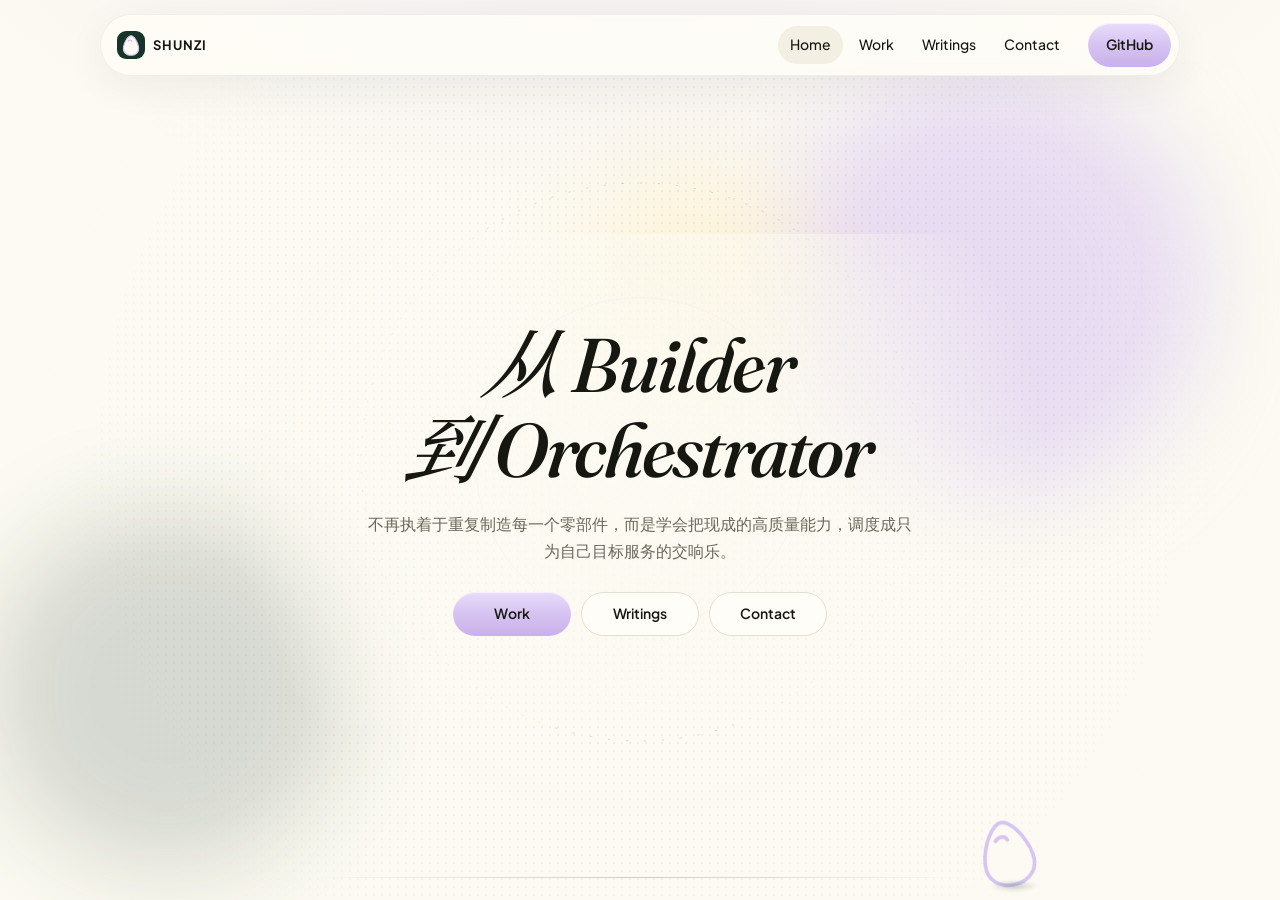
<file: index.html>
<!doctype html>
<html lang="zh-CN">
<head>
  <meta charset="utf-8">
  <meta name="viewport" content="width=device-width, initial-scale=1">
  <title>Shunzi</title>
  <meta name="description" content="从 Builder 到 Orchestrator。">
  <link rel="preconnect" href="https://fonts.googleapis.com">
  <link rel="preconnect" href="https://fonts.gstatic.com" crossorigin>
  <link href="https://fonts.googleapis.com/css2?family=Fraunces:ital,opsz,wght@0,9..144,500;0,9..144,600;1,9..144,500;1,9..144,600&family=Noto+Serif+SC:wght@500&family=Plus+Jakarta+Sans:wght@400;500;600;700&display=swap" rel="stylesheet">
  <link rel="icon" href="assets/favicon.svg" type="image/svg+xml">
  <link rel="stylesheet" href="assets/site.css">
</head>
<body class="is-home">
<a class="skip" href="#main">Skip to content</a>
<div class="shell">
<header class="topbar">
  <div class="topbar-inner">
    <a class="brand" href="index.html"><svg class="mark" width="28" height="28" viewBox="0 0 28 28" aria-hidden="true">
  <rect width="28" height="28" rx="9" fill="#163428"/>
  <path d="M14 4.8C16.8 4.8 20.6 10.4 21.5 16.2C22.2 21.6 18.3 24.3 14 24.3C9.7 24.3 5.8 21.6 6.5 16.2C7.4 10.4 11.2 4.8 14 4.8Z" fill="#fcfaf2" stroke="#d7c4f2" stroke-width="1.1"/>
  <path d="M11.2 10c1.15-1.2 3.2-1.1 3.6.4" fill="none" stroke="#d7c4f2" stroke-width="1.2" stroke-linecap="round"/>
</svg>SHUNZI</a>
    <button class="menu-toggle" type="button" aria-expanded="false">Menu</button>
    <nav class="nav-links" aria-label="Primary">
      <a href="index.html" class="is-active">Home</a>
      <a href="work.html">Work</a>
      <a href="writings.html">Writings</a>
      <a href="contact.html">Contact</a>
    </nav>
    <a class="pill pill-cta" href="https://github.com/AMappama" target="_blank" rel="noreferrer">GitHub</a>
  </div>
</header>
<main class="stage" id="main">
<section class="landing">
  <div class="scene" data-scene aria-hidden="true">
    <span class="blob blob-a"></span>
    <span class="blob blob-b"></span>
    <span class="blob blob-c"></span>
    <span class="dust"></span>
    <svg class="halo halo-spin" viewBox="0 0 640 640">
      <circle cx="320" cy="320" r="248" fill="none" stroke="#163428" stroke-width="0.7" stroke-dasharray="2 14" opacity="0.28"/>
    </svg>
    <svg class="halo halo-orbit" viewBox="0 0 640 640">
      <circle cx="320" cy="320" r="188" fill="none" stroke="#d7c4f2" stroke-width="1.1" opacity="0.55"/>
    </svg>
  </div>
  <div class="landing-copy">
    <h1><em><span class="zh">从</span> Builder<br><span class="zh">到</span> Orchestrator</em></h1>
    <p>不再执着于重复制造每一个零部件，而是学会把现成的高质量能力，调度成只为自己目标服务的交响乐。</p>
    <nav class="landing-gates" aria-label="前往其他页面">
      <a class="pill pill-cta" href="work.html">Work</a>
      <a class="pill pill-ghost" href="writings.html">Writings</a>
      <a class="pill pill-ghost" href="contact.html">Contact</a>
    </nav>
  </div>
  <div class="egg-stage is-bounce" data-bounce-stage>
    <span class="bounce-floor" aria-hidden="true"></span>
    <svg class="bounce-route" aria-hidden="true">
      <path class="route-line" data-route-line></path>
      <g data-route-apexes></g>
    </svg>
    <button class="bounce-sphere" type="button" data-bounce-ball aria-label="鸡蛋" draggable="false">
      <svg class="bounce-egg" viewBox="6 4.5 16 20.2" aria-hidden="true">
        <path d="M14 4.8C16.8 4.8 20.6 10.4 21.5 16.2C22.2 21.6 18.3 24.3 14 24.3C9.7 24.3 5.8 21.6 6.5 16.2C7.4 10.4 11.2 4.8 14 4.8Z" fill="#fcfaf2" stroke="#d7c4f2" stroke-width="1.1"/>
        <path d="M11.2 10c1.15-1.2 3.2-1.1 3.6.4" fill="none" stroke="#d7c4f2" stroke-width="1.2" stroke-linecap="round"/>
      </svg>
      <span class="egg-shadow"></span>
    </button>
  </div>
</section>

</main>
</div>
<script src="assets/site.js"></script>
</body>
</html>
</file>
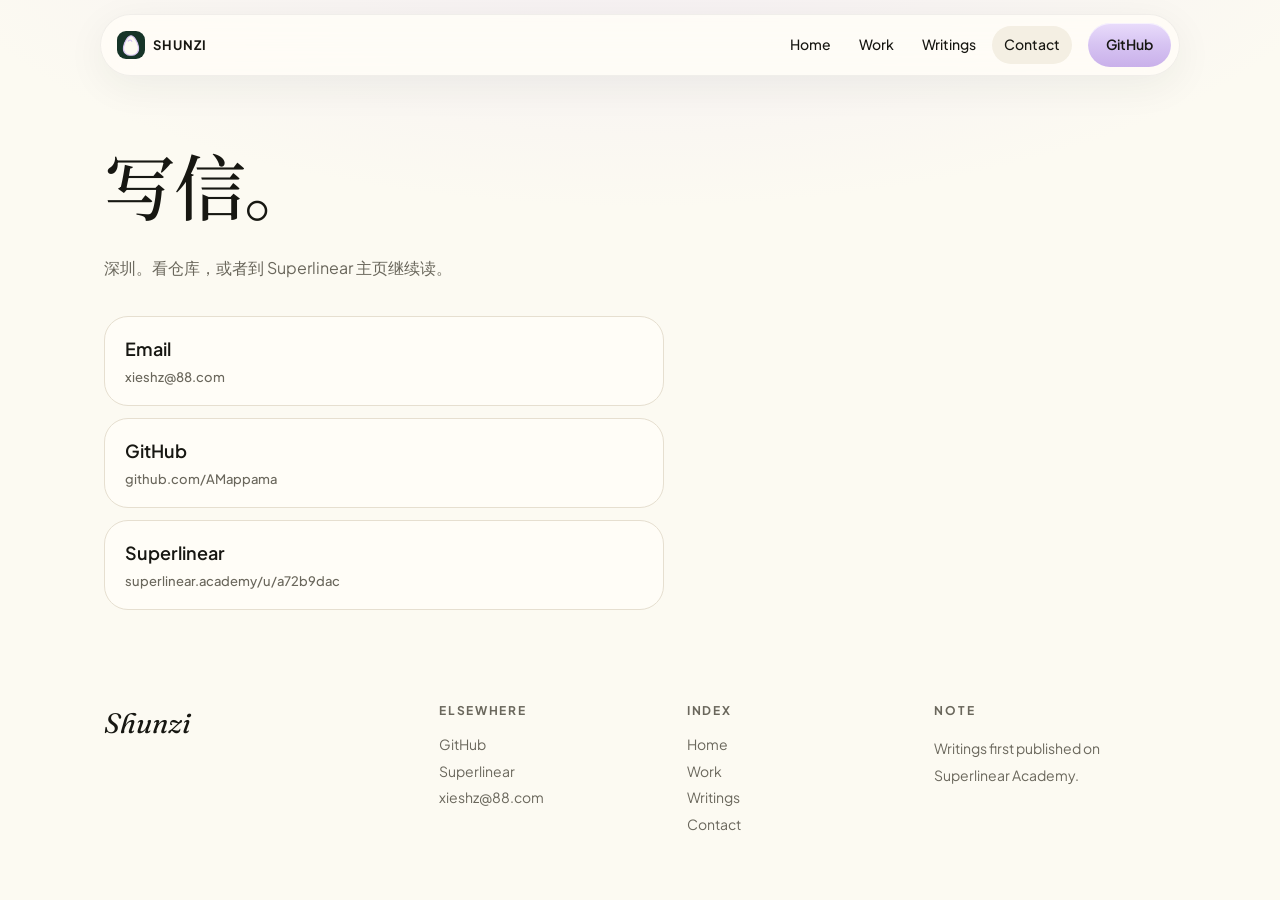
<file: contact.html>
<!doctype html>
<html lang="zh-CN">
<head>
  <meta charset="utf-8">
  <meta name="viewport" content="width=device-width, initial-scale=1">
  <title>Contact · Shunzi</title>
  <meta name="description" content="联系谢顺子。">
  <link rel="preconnect" href="https://fonts.googleapis.com">
  <link rel="preconnect" href="https://fonts.gstatic.com" crossorigin>
  <link href="https://fonts.googleapis.com/css2?family=Fraunces:ital,opsz,wght@0,9..144,500;0,9..144,600;1,9..144,500;1,9..144,600&family=Noto+Serif+SC:wght@500&family=Plus+Jakarta+Sans:wght@400;500;600;700&display=swap" rel="stylesheet">
  <link rel="icon" href="assets/favicon.svg" type="image/svg+xml">
  <link rel="stylesheet" href="assets/site.css">
</head>
<body>
<a class="skip" href="#main">Skip to content</a>
<div class="shell">
<header class="topbar">
  <div class="topbar-inner">
    <a class="brand" href="index.html"><svg class="mark" width="28" height="28" viewBox="0 0 28 28" aria-hidden="true">
  <rect width="28" height="28" rx="9" fill="#163428"/>
  <path d="M14 4.8C16.8 4.8 20.6 10.4 21.5 16.2C22.2 21.6 18.3 24.3 14 24.3C9.7 24.3 5.8 21.6 6.5 16.2C7.4 10.4 11.2 4.8 14 4.8Z" fill="#fcfaf2" stroke="#d7c4f2" stroke-width="1.1"/>
  <path d="M11.2 10c1.15-1.2 3.2-1.1 3.6.4" fill="none" stroke="#d7c4f2" stroke-width="1.2" stroke-linecap="round"/>
</svg>SHUNZI</a>
    <button class="menu-toggle" type="button" aria-expanded="false">Menu</button>
    <nav class="nav-links" aria-label="Primary">
      <a href="index.html">Home</a>
      <a href="work.html">Work</a>
      <a href="writings.html">Writings</a>
      <a href="contact.html" class="is-active">Contact</a>
    </nav>
    <a class="pill pill-cta" href="https://github.com/AMappama" target="_blank" rel="noreferrer">GitHub</a>
  </div>
</header>
<main class="stage" id="main">
<div class="page">
  <div class="page-title">
    <h1>写信。</h1>
    <p>深圳。看仓库，或者到 Superlinear 主页继续读。</p>
  </div>
  <div class="contact-block">
    <a href="mailto:xieshz@88.com">Email<span>xieshz@88.com</span></a>
    <a href="https://github.com/AMappama">GitHub<span>github.com/AMappama</span></a>
    <a href="https://www.superlinear.academy/u/a72b9dac">Superlinear<span>superlinear.academy/u/a72b9dac</span></a>
  </div>
</div>
<footer class="site-footer">
  <div>
    <div class="wordmark">Shunzi</div>
  </div>
  <div>
    <h3>Elsewhere</h3>
    <a href="https://github.com/AMappama" target="_blank" rel="noreferrer">GitHub</a>
    <a href="https://www.superlinear.academy/u/a72b9dac" target="_blank" rel="noreferrer">Superlinear</a>
    <a href="mailto:xieshz@88.com">xieshz@88.com</a>
  </div>
  <div>
    <h3>Index</h3>
    <a href="index.html">Home</a>
    <a href="work.html">Work</a>
    <a href="writings.html">Writings</a>
    <a href="contact.html">Contact</a>
  </div>
  <div>
    <h3>Note</h3>
    <p>Writings first published on Superlinear Academy.</p>
  </div>
</footer>
</main>
</div>
<script src="assets/site.js"></script>
</body>
</html>
</file>
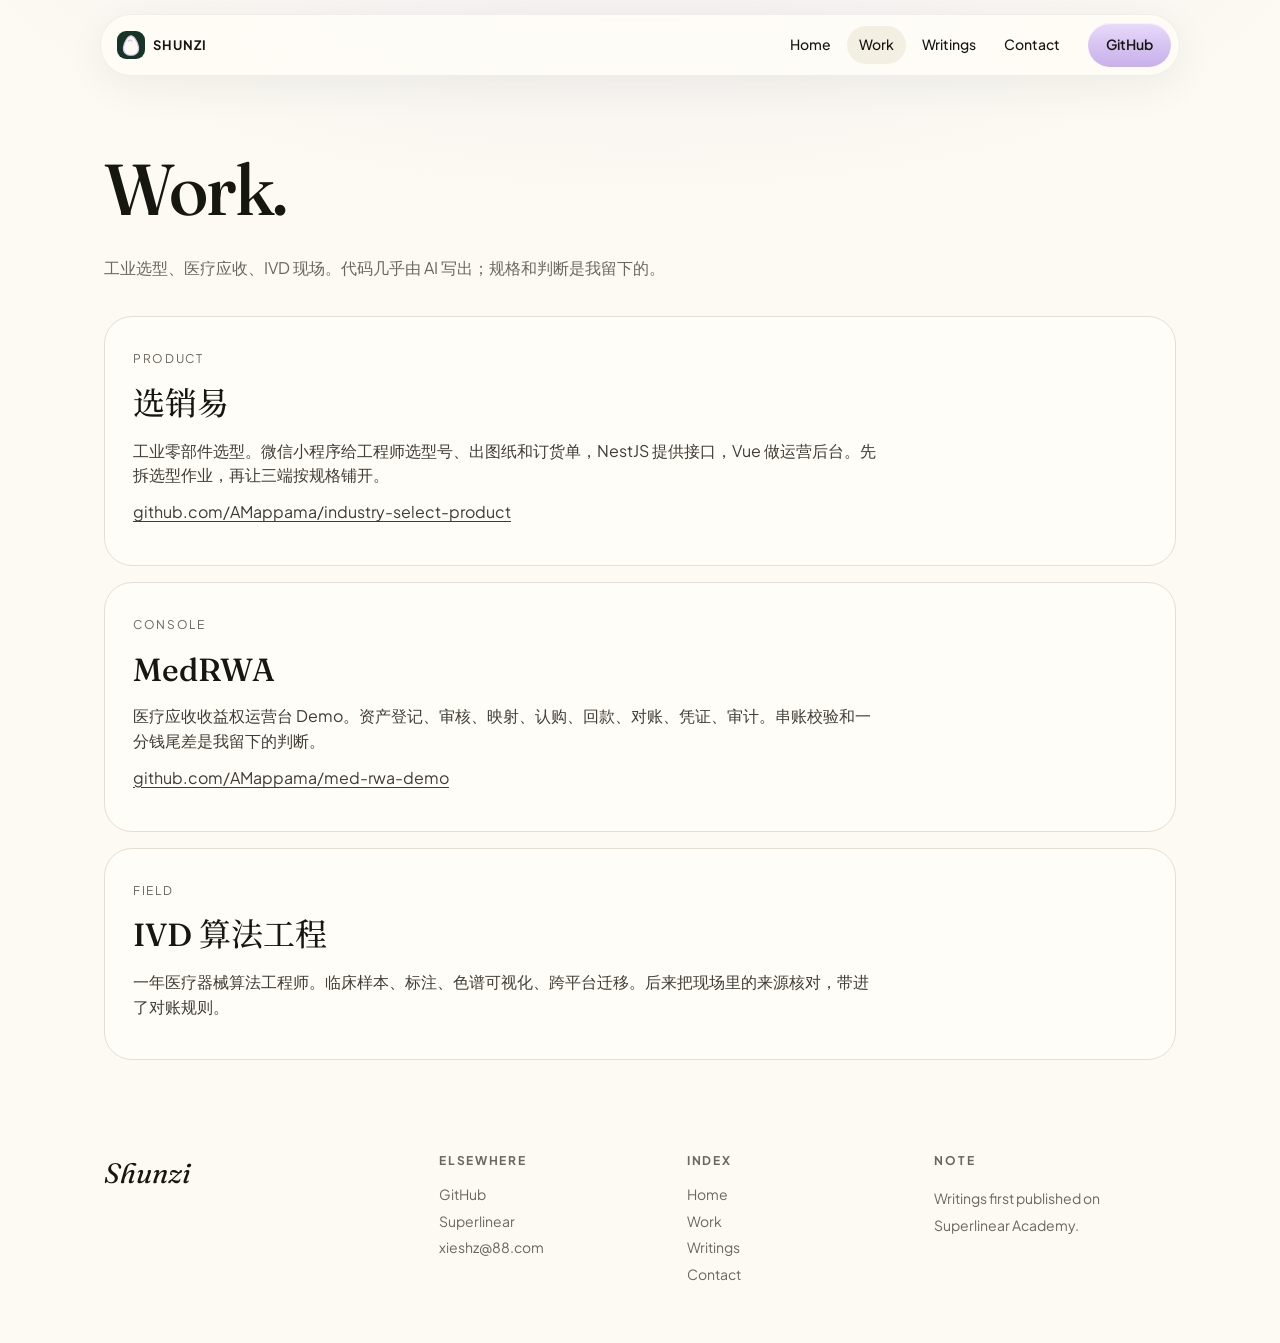
<file: work.html>
<!doctype html>
<html lang="zh-CN">
<head>
  <meta charset="utf-8">
  <meta name="viewport" content="width=device-width, initial-scale=1">
  <title>Work · Shunzi</title>
  <meta name="description" content="选销易、MedRWA、IVD 算法。">
  <link rel="preconnect" href="https://fonts.googleapis.com">
  <link rel="preconnect" href="https://fonts.gstatic.com" crossorigin>
  <link href="https://fonts.googleapis.com/css2?family=Fraunces:ital,opsz,wght@0,9..144,500;0,9..144,600;1,9..144,500;1,9..144,600&family=Noto+Serif+SC:wght@500&family=Plus+Jakarta+Sans:wght@400;500;600;700&display=swap" rel="stylesheet">
  <link rel="icon" href="assets/favicon.svg" type="image/svg+xml">
  <link rel="stylesheet" href="assets/site.css">
</head>
<body>
<a class="skip" href="#main">Skip to content</a>
<div class="shell">
<header class="topbar">
  <div class="topbar-inner">
    <a class="brand" href="index.html"><svg class="mark" width="28" height="28" viewBox="0 0 28 28" aria-hidden="true">
  <rect width="28" height="28" rx="9" fill="#163428"/>
  <path d="M14 4.8C16.8 4.8 20.6 10.4 21.5 16.2C22.2 21.6 18.3 24.3 14 24.3C9.7 24.3 5.8 21.6 6.5 16.2C7.4 10.4 11.2 4.8 14 4.8Z" fill="#fcfaf2" stroke="#d7c4f2" stroke-width="1.1"/>
  <path d="M11.2 10c1.15-1.2 3.2-1.1 3.6.4" fill="none" stroke="#d7c4f2" stroke-width="1.2" stroke-linecap="round"/>
</svg>SHUNZI</a>
    <button class="menu-toggle" type="button" aria-expanded="false">Menu</button>
    <nav class="nav-links" aria-label="Primary">
      <a href="index.html">Home</a>
      <a href="work.html" class="is-active">Work</a>
      <a href="writings.html">Writings</a>
      <a href="contact.html">Contact</a>
    </nav>
    <a class="pill pill-cta" href="https://github.com/AMappama" target="_blank" rel="noreferrer">GitHub</a>
  </div>
</header>
<main class="stage" id="main">
<div class="page">
  <div class="page-title">
    <h1>Work.</h1>
    <p>工业选型、医疗应收、IVD 现场。代码几乎由 AI 写出；规格和判断是我留下的。</p>
  </div>
  <div class="work-grid">
    <article class="work-item">
      <div class="n">Product</div>
      <h2>选销易</h2>
      <p>工业零部件选型。微信小程序给工程师选型号、出图纸和订货单，NestJS 提供接口，Vue 做运营后台。先拆选型作业，再让三端按规格铺开。</p>
      <p><a href="https://github.com/AMappama/industry-select-product">github.com/AMappama/industry-select-product</a></p>
    </article>
    <article class="work-item">
      <div class="n">Console</div>
      <h2>MedRWA</h2>
      <p>医疗应收收益权运营台 Demo。资产登记、审核、映射、认购、回款、对账、凭证、审计。串账校验和一分钱尾差是我留下的判断。</p>
      <p><a href="https://github.com/AMappama/med-rwa-demo">github.com/AMappama/med-rwa-demo</a></p>
    </article>
    <article class="work-item">
      <div class="n">Field</div>
      <h2>IVD 算法工程</h2>
      <p>一年医疗器械算法工程师。临床样本、标注、色谱可视化、跨平台迁移。后来把现场里的来源核对，带进了对账规则。</p>
    </article>
  </div>
</div>
<footer class="site-footer">
  <div>
    <div class="wordmark">Shunzi</div>
  </div>
  <div>
    <h3>Elsewhere</h3>
    <a href="https://github.com/AMappama" target="_blank" rel="noreferrer">GitHub</a>
    <a href="https://www.superlinear.academy/u/a72b9dac" target="_blank" rel="noreferrer">Superlinear</a>
    <a href="mailto:xieshz@88.com">xieshz@88.com</a>
  </div>
  <div>
    <h3>Index</h3>
    <a href="index.html">Home</a>
    <a href="work.html">Work</a>
    <a href="writings.html">Writings</a>
    <a href="contact.html">Contact</a>
  </div>
  <div>
    <h3>Note</h3>
    <p>Writings first published on Superlinear Academy.</p>
  </div>
</footer>
</main>
</div>
<script src="assets/site.js"></script>
</body>
</html>
</file>
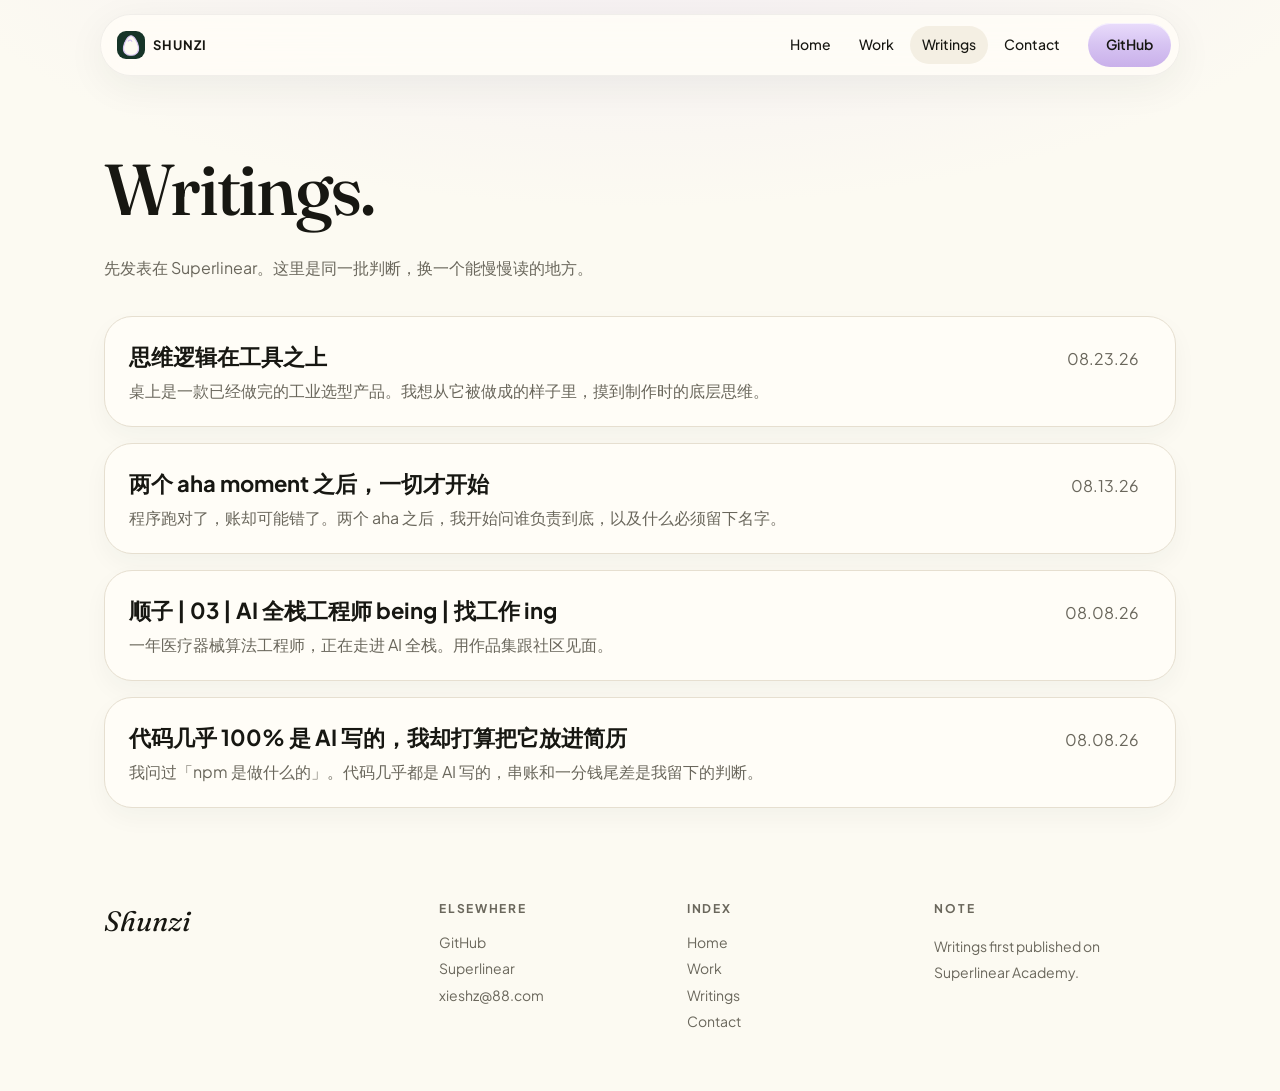
<file: writings.html>
<!doctype html>
<html lang="zh-CN">
<head>
  <meta charset="utf-8">
  <meta name="viewport" content="width=device-width, initial-scale=1">
  <title>Writings · Shunzi</title>
  <meta name="description" content="谢顺子在 Superlinear 发表的文章。">
  <link rel="preconnect" href="https://fonts.googleapis.com">
  <link rel="preconnect" href="https://fonts.gstatic.com" crossorigin>
  <link href="https://fonts.googleapis.com/css2?family=Fraunces:ital,opsz,wght@0,9..144,500;0,9..144,600;1,9..144,500;1,9..144,600&family=Noto+Serif+SC:wght@500&family=Plus+Jakarta+Sans:wght@400;500;600;700&display=swap" rel="stylesheet">
  <link rel="icon" href="assets/favicon.svg" type="image/svg+xml">
  <link rel="stylesheet" href="assets/site.css">
</head>
<body>
<a class="skip" href="#main">Skip to content</a>
<div class="shell">
<header class="topbar">
  <div class="topbar-inner">
    <a class="brand" href="index.html"><svg class="mark" width="28" height="28" viewBox="0 0 28 28" aria-hidden="true">
  <rect width="28" height="28" rx="9" fill="#163428"/>
  <path d="M14 4.8C16.8 4.8 20.6 10.4 21.5 16.2C22.2 21.6 18.3 24.3 14 24.3C9.7 24.3 5.8 21.6 6.5 16.2C7.4 10.4 11.2 4.8 14 4.8Z" fill="#fcfaf2" stroke="#d7c4f2" stroke-width="1.1"/>
  <path d="M11.2 10c1.15-1.2 3.2-1.1 3.6.4" fill="none" stroke="#d7c4f2" stroke-width="1.2" stroke-linecap="round"/>
</svg>SHUNZI</a>
    <button class="menu-toggle" type="button" aria-expanded="false">Menu</button>
    <nav class="nav-links" aria-label="Primary">
      <a href="index.html">Home</a>
      <a href="work.html">Work</a>
      <a href="writings.html" class="is-active">Writings</a>
      <a href="contact.html">Contact</a>
    </nav>
    <a class="pill pill-cta" href="https://github.com/AMappama" target="_blank" rel="noreferrer">GitHub</a>
  </div>
</header>
<main class="stage" id="main">
<div class="page">
  <div class="page-title">
    <h1>Writings.</h1>
    <p>先发表在 Superlinear。这里是同一批判断，换一个能慢慢读的地方。</p>
  </div>
  <div class="list">
<a class="list-row" href="posts/thinking-above-tools.html"><div><h2>思维逻辑在工具之上</h2><p>桌上是一款已经做完的工业选型产品。我想从它被做成的样子里，摸到制作时的底层思维。</p></div><time datetime="2026-08-23">08.23.26</time></a>
<a class="list-row" href="posts/two-aha-moments.html"><div><h2>两个 aha moment 之后，一切才开始</h2><p>程序跑对了，账却可能错了。两个 aha 之后，我开始问谁负责到底，以及什么必须留下名字。</p></div><time datetime="2026-08-13">08.13.26</time></a>
<a class="list-row" href="posts/hello.html"><div><h2>顺子 | 03 | AI 全栈工程师 being | 找工作 ing</h2><p>一年医疗器械算法工程师，正在走进 AI 全栈。用作品集跟社区见面。</p></div><time datetime="2026-08-08">08.08.26</time></a>
<a class="list-row" href="posts/ai-wrote-the-code.html"><div><h2>代码几乎 100% 是 AI 写的，我却打算把它放进简历</h2><p>我问过「npm 是做什么的」。代码几乎都是 AI 写的，串账和一分钱尾差是我留下的判断。</p></div><time datetime="2026-08-08">08.08.26</time></a>
  </div>
</div>
<footer class="site-footer">
  <div>
    <div class="wordmark">Shunzi</div>
  </div>
  <div>
    <h3>Elsewhere</h3>
    <a href="https://github.com/AMappama" target="_blank" rel="noreferrer">GitHub</a>
    <a href="https://www.superlinear.academy/u/a72b9dac" target="_blank" rel="noreferrer">Superlinear</a>
    <a href="mailto:xieshz@88.com">xieshz@88.com</a>
  </div>
  <div>
    <h3>Index</h3>
    <a href="index.html">Home</a>
    <a href="work.html">Work</a>
    <a href="writings.html">Writings</a>
    <a href="contact.html">Contact</a>
  </div>
  <div>
    <h3>Note</h3>
    <p>Writings first published on Superlinear Academy.</p>
  </div>
</footer>
</main>
</div>
<script src="assets/site.js"></script>
</body>
</html>
</file>
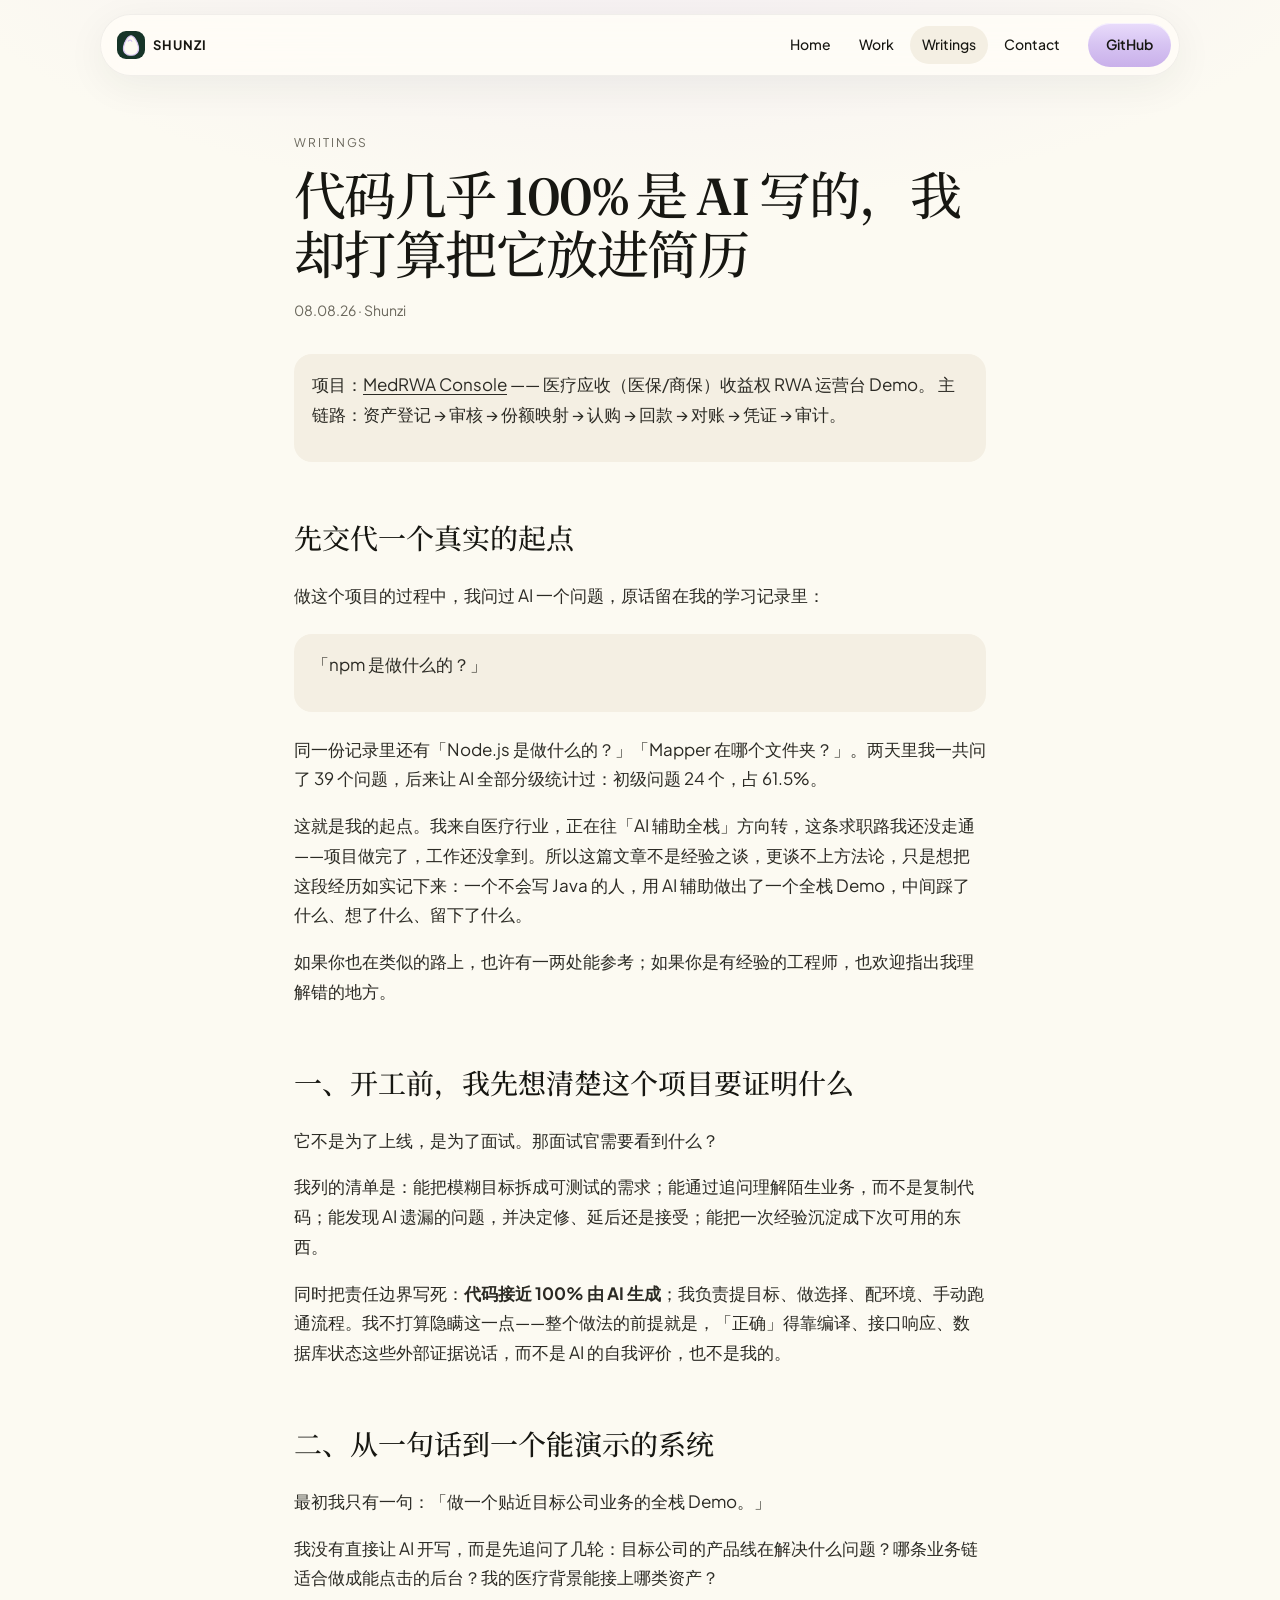
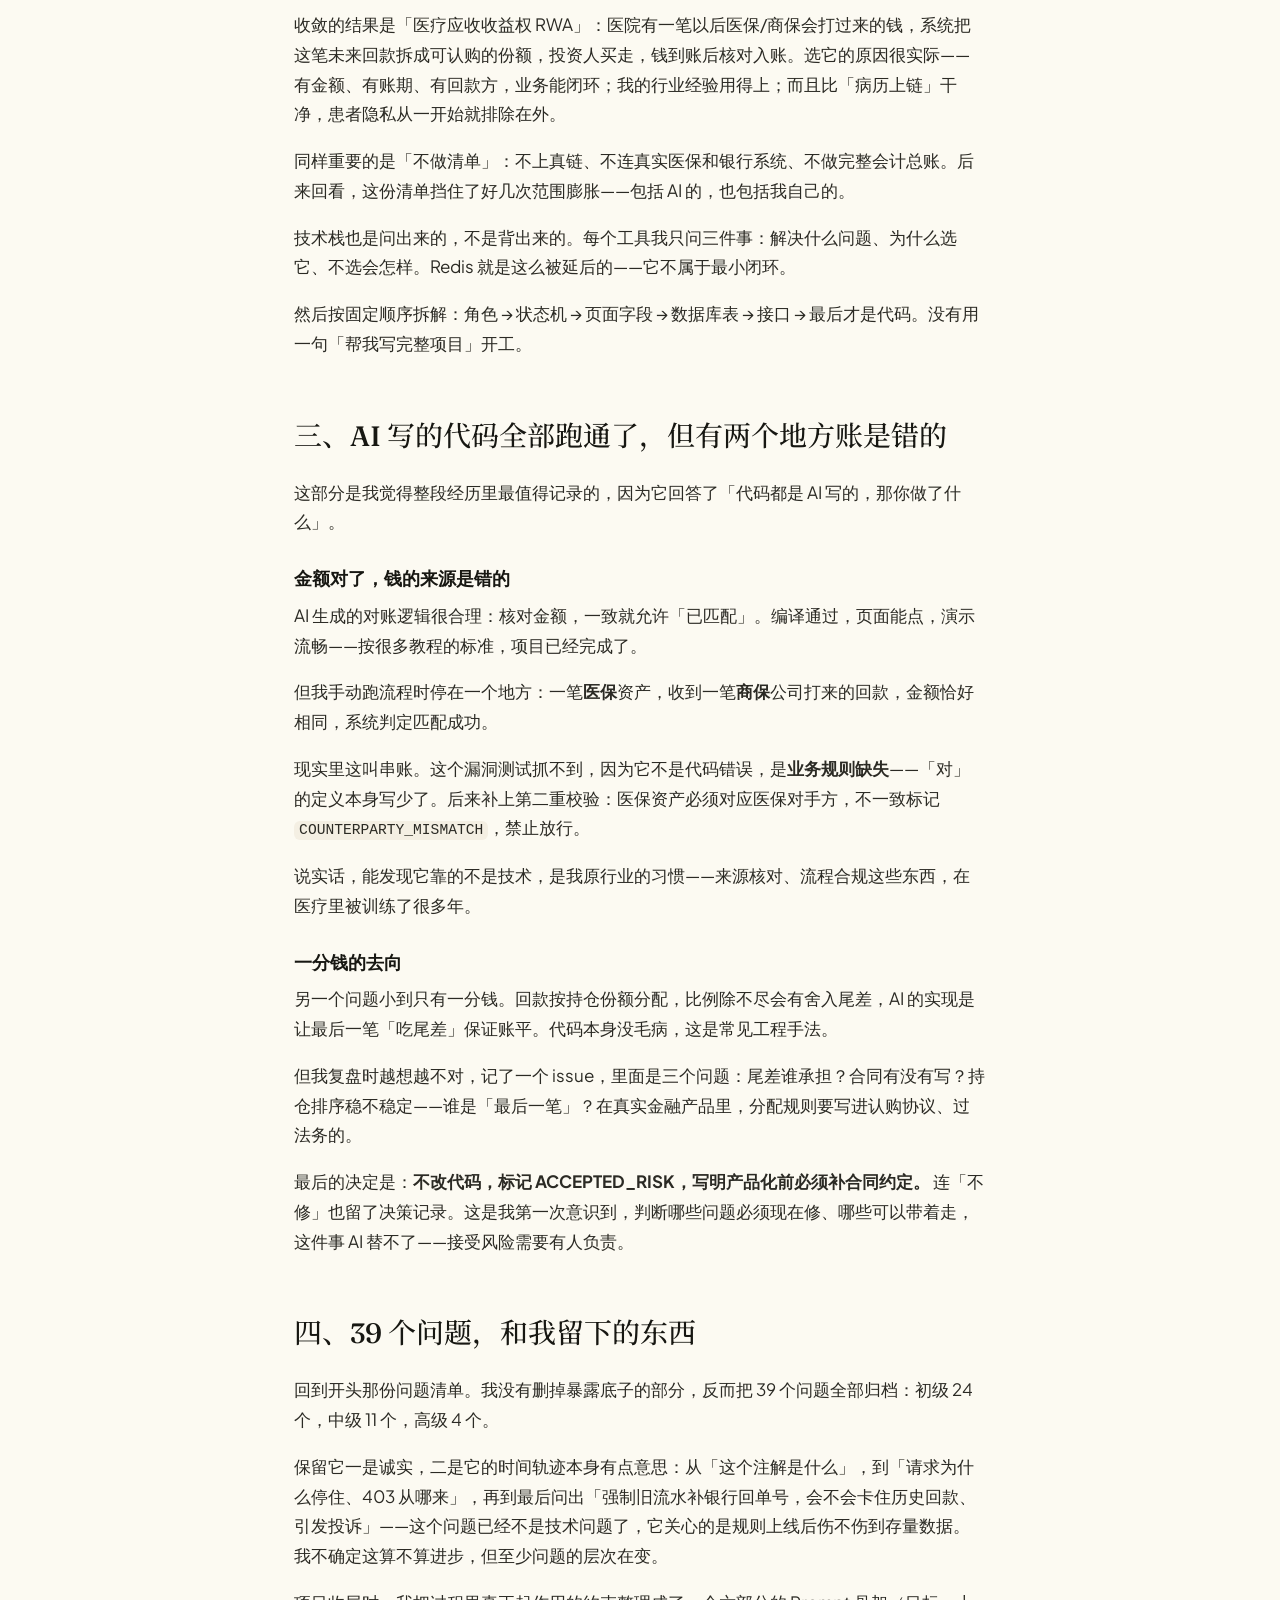
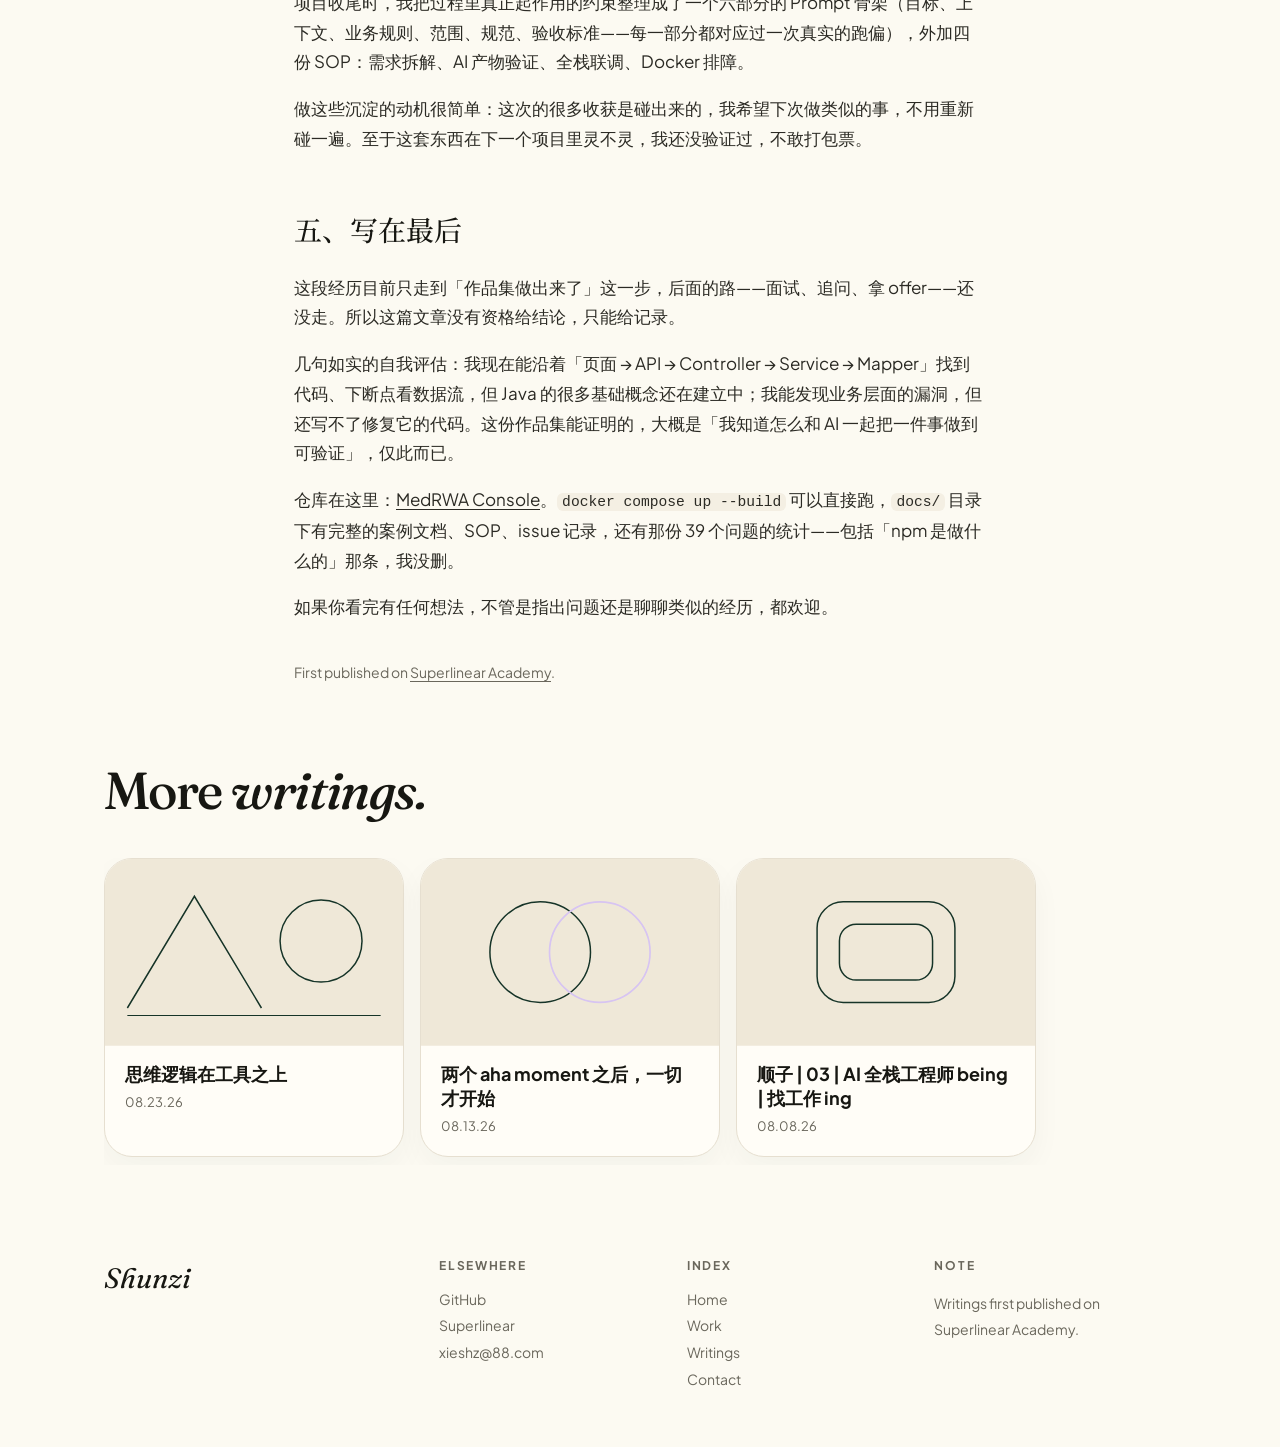
<file: posts/ai-wrote-the-code.html>
<!doctype html>
<html lang="zh-CN">
<head>
  <meta charset="utf-8">
  <meta name="viewport" content="width=device-width, initial-scale=1">
  <title>代码几乎 100% 是 AI 写的，我却打算把它放进简历 · Shunzi</title>
  <meta name="description" content="我问过「npm 是做什么的」。代码几乎都是 AI 写的，串账和一分钱尾差是我留下的判断。">
  <link rel="preconnect" href="https://fonts.googleapis.com">
  <link rel="preconnect" href="https://fonts.gstatic.com" crossorigin>
  <link href="https://fonts.googleapis.com/css2?family=Fraunces:ital,opsz,wght@0,9..144,500;0,9..144,600;1,9..144,500;1,9..144,600&family=Noto+Serif+SC:wght@500&family=Plus+Jakarta+Sans:wght@400;500;600;700&display=swap" rel="stylesheet">
  <link rel="icon" href="../assets/favicon.svg" type="image/svg+xml">
  <link rel="stylesheet" href="../assets/site.css">
</head>
<body>
<a class="skip" href="#main">Skip to content</a>
<div class="shell">
<header class="topbar">
  <div class="topbar-inner">
    <a class="brand" href="../index.html"><svg class="mark" width="28" height="28" viewBox="0 0 28 28" aria-hidden="true">
  <rect width="28" height="28" rx="9" fill="#163428"/>
  <path d="M14 4.8C16.8 4.8 20.6 10.4 21.5 16.2C22.2 21.6 18.3 24.3 14 24.3C9.7 24.3 5.8 21.6 6.5 16.2C7.4 10.4 11.2 4.8 14 4.8Z" fill="#fcfaf2" stroke="#d7c4f2" stroke-width="1.1"/>
  <path d="M11.2 10c1.15-1.2 3.2-1.1 3.6.4" fill="none" stroke="#d7c4f2" stroke-width="1.2" stroke-linecap="round"/>
</svg>SHUNZI</a>
    <button class="menu-toggle" type="button" aria-expanded="false">Menu</button>
    <nav class="nav-links" aria-label="Primary">
      <a href="../index.html">Home</a>
      <a href="../work.html">Work</a>
      <a href="../writings.html" class="is-active">Writings</a>
      <a href="../contact.html">Contact</a>
    </nav>
    <a class="pill pill-cta" href="https://github.com/AMappama" target="_blank" rel="noreferrer">GitHub</a>
  </div>
</header>
<main class="stage" id="main">
<article class="article">
  <div class="article-kicker">Writings</div>
  <h1>代码几乎 100% 是 AI 写的，我却打算把它放进简历</h1>
  <div class="article-meta">08.08.26 · Shunzi</div>
  <div class="prose"><blockquote><p>项目：<a href="https://github.com/AMappama/med-rwa-demo">MedRWA Console</a> —— 医疗应收（医保/商保）收益权 RWA 运营台 Demo。 主链路：资产登记 → 审核 → 份额映射 → 认购 → 回款 → 对账 → 凭证 → 审计。</p></blockquote>
<h2>先交代一个真实的起点</h2>
<p>做这个项目的过程中，我问过 AI 一个问题，原话留在我的学习记录里：</p>
<blockquote><p>「npm 是做什么的？」</p></blockquote>
<p>同一份记录里还有「Node.js 是做什么的？」「Mapper 在哪个文件夹？」。两天里我一共问了 39 个问题，后来让 AI 全部分级统计过：初级问题 24 个，占 61.5%。</p>
<p>这就是我的起点。我来自医疗行业，正在往「AI 辅助全栈」方向转，这条求职路我还没走通——项目做完了，工作还没拿到。所以这篇文章不是经验之谈，更谈不上方法论，只是想把这段经历如实记下来：一个不会写 Java 的人，用 AI 辅助做出了一个全栈 Demo，中间踩了什么、想了什么、留下了什么。</p>
<p>如果你也在类似的路上，也许有一两处能参考；如果你是有经验的工程师，也欢迎指出我理解错的地方。</p>
<h2>一、开工前，我先想清楚这个项目要证明什么</h2>
<p>它不是为了上线，是为了面试。那面试官需要看到什么？</p>
<p>我列的清单是：能把模糊目标拆成可测试的需求；能通过追问理解陌生业务，而不是复制代码；能发现 AI 遗漏的问题，并决定修、延后还是接受；能把一次经验沉淀成下次可用的东西。</p>
<p>同时把责任边界写死：<strong>代码接近 100% 由 AI 生成</strong>；我负责提目标、做选择、配环境、手动跑通流程。我不打算隐瞒这一点——整个做法的前提就是，「正确」得靠编译、接口响应、数据库状态这些外部证据说话，而不是 AI 的自我评价，也不是我的。</p>
<h2>二、从一句话到一个能演示的系统</h2>
<p>最初我只有一句：「做一个贴近目标公司业务的全栈 Demo。」</p>
<p>我没有直接让 AI 开写，而是先追问了几轮：目标公司的产品线在解决什么问题？哪条业务链适合做成能点击的后台？我的医疗背景能接上哪类资产？</p>
<p>收敛的结果是「医疗应收收益权 RWA」：医院有一笔以后医保/商保会打过来的钱，系统把这笔未来回款拆成可认购的份额，投资人买走，钱到账后核对入账。选它的原因很实际——有金额、有账期、有回款方，业务能闭环；我的行业经验用得上；而且比「病历上链」干净，患者隐私从一开始就排除在外。</p>
<p>同样重要的是「不做清单」：不上真链、不连真实医保和银行系统、不做完整会计总账。后来回看，这份清单挡住了好几次范围膨胀——包括 AI 的，也包括我自己的。</p>
<p>技术栈也是问出来的，不是背出来的。每个工具我只问三件事：解决什么问题、为什么选它、不选会怎样。Redis 就是这么被延后的——它不属于最小闭环。</p>
<p>然后按固定顺序拆解：角色 → 状态机 → 页面字段 → 数据库表 → 接口 → 最后才是代码。没有用一句「帮我写完整项目」开工。</p>
<h2>三、AI 写的代码全部跑通了，但有两个地方账是错的</h2>
<p>这部分是我觉得整段经历里最值得记录的，因为它回答了「代码都是 AI 写的，那你做了什么」。</p>
<h3>金额对了，钱的来源是错的</h3>
<p>AI 生成的对账逻辑很合理：核对金额，一致就允许「已匹配」。编译通过，页面能点，演示流畅——按很多教程的标准，项目已经完成了。</p>
<p>但我手动跑流程时停在一个地方：一笔<strong>医保</strong>资产，收到一笔<strong>商保</strong>公司打来的回款，金额恰好相同，系统判定匹配成功。</p>
<p>现实里这叫串账。这个漏洞测试抓不到，因为它不是代码错误，是<strong>业务规则缺失</strong>——「对」的定义本身写少了。后来补上第二重校验：医保资产必须对应医保对手方，不一致标记 <code>COUNTERPARTY_MISMATCH</code>，禁止放行。</p>
<p>说实话，能发现它靠的不是技术，是我原行业的习惯——来源核对、流程合规这些东西，在医疗里被训练了很多年。</p>
<h3>一分钱的去向</h3>
<p>另一个问题小到只有一分钱。回款按持仓份额分配，比例除不尽会有舍入尾差，AI 的实现是让最后一笔「吃尾差」保证账平。代码本身没毛病，这是常见工程手法。</p>
<p>但我复盘时越想越不对，记了一个 issue，里面是三个问题：尾差谁承担？合同有没有写？持仓排序稳不稳定——谁是「最后一笔」？在真实金融产品里，分配规则要写进认购协议、过法务的。</p>
<p>最后的决定是：<strong>不改代码，标记 ACCEPTED_RISK，写明产品化前必须补合同约定。</strong> 连「不修」也留了决策记录。这是我第一次意识到，判断哪些问题必须现在修、哪些可以带着走，这件事 AI 替不了——接受风险需要有人负责。</p>
<h2>四、39 个问题，和我留下的东西</h2>
<p>回到开头那份问题清单。我没有删掉暴露底子的部分，反而把 39 个问题全部归档：初级 24 个，中级 11 个，高级 4 个。</p>
<p>保留它一是诚实，二是它的时间轨迹本身有点意思：从「这个注解是什么」，到「请求为什么停住、403 从哪来」，再到最后问出「强制旧流水补银行回单号，会不会卡住历史回款、引发投诉」——这个问题已经不是技术问题了，它关心的是规则上线后伤不伤到存量数据。我不确定这算不算进步，但至少问题的层次在变。</p>
<p>项目收尾时，我把过程里真正起作用的约束整理成了一个六部分的 Prompt 骨架（目标、上下文、业务规则、范围、规范、验收标准——每一部分都对应过一次真实的跑偏），外加四份 SOP：需求拆解、AI 产物验证、全栈联调、Docker 排障。</p>
<p>做这些沉淀的动机很简单：这次的很多收获是碰出来的，我希望下次做类似的事，不用重新碰一遍。至于这套东西在下一个项目里灵不灵，我还没验证过，不敢打包票。</p>
<h2>五、写在最后</h2>
<p>这段经历目前只走到「作品集做出来了」这一步，后面的路——面试、追问、拿 offer——还没走。所以这篇文章没有资格给结论，只能给记录。</p>
<p>几句如实的自我评估：我现在能沿着「页面 → API → Controller → Service → Mapper」找到代码、下断点看数据流，但 Java 的很多基础概念还在建立中；我能发现业务层面的漏洞，但还写不了修复它的代码。这份作品集能证明的，大概是「我知道怎么和 AI 一起把一件事做到可验证」，仅此而已。</p>
<p>仓库在这里：<a href="https://github.com/AMappama/med-rwa-demo">MedRWA Console</a>。<code>docker compose up --build</code> 可以直接跑，<code>docs/</code> 目录下有完整的案例文档、SOP、issue 记录，还有那份 39 个问题的统计——包括「npm 是做什么的」那条，我没删。</p>
<p>如果你看完有任何想法，不管是指出问题还是聊聊类似的经历，都欢迎。</p></div>
  <p class="origin">First published on <a href="https://www.superlinear.academy/c/share-your-projects/100-ai">Superlinear Academy</a>.</p>
</article>
<section class="related">
  <div class="section-head"><h2>More <em>writings.</em></h2></div>
  <div class="rail"><a class="card" href="thinking-above-tools.html"><div class="card-cover"><svg viewBox="0 0 320 200" xmlns="http://www.w3.org/2000/svg" aria-hidden="true">
  <rect width="320" height="200" fill="#efe8d8"/>
  <path d="M24 160 L96 40 L168 160" fill="none" stroke="#163428" stroke-width="1.6"/>
  <circle cx="232" cy="88" r="44" fill="none" stroke="#163428" stroke-width="1.6"/>
  <line x1="24" y1="168" x2="296" y2="168" stroke="#163428" stroke-width="1.1"/>
</svg></div><h3>思维逻辑在工具之上</h3><time>08.23.26</time></a><a class="card" href="two-aha-moments.html"><div class="card-cover"><svg viewBox="0 0 320 200" xmlns="http://www.w3.org/2000/svg" aria-hidden="true">
  <rect width="320" height="200" fill="#efe8d8"/>
  <circle cx="128" cy="100" r="54" fill="none" stroke="#163428" stroke-width="1.6"/>
  <circle cx="192" cy="100" r="54" fill="none" stroke="#d7c4f2" stroke-width="1.8"/>
</svg></div><h3>两个 aha moment 之后，一切才开始</h3><time>08.13.26</time></a><a class="card" href="hello.html"><div class="card-cover"><svg viewBox="0 0 320 200" xmlns="http://www.w3.org/2000/svg" aria-hidden="true">
  <rect width="320" height="200" fill="#efe8d8"/>
  <rect x="86" y="46" width="148" height="108" rx="28" fill="none" stroke="#163428" stroke-width="1.6"/>
  <rect x="110" y="70" width="100" height="60" rx="18" fill="none" stroke="#163428" stroke-width="1.6"/>
</svg></div><h3>顺子 | 03 | AI 全栈工程师 being | 找工作 ing</h3><time>08.08.26</time></a></div>
</section>
<footer class="site-footer">
  <div>
    <div class="wordmark">Shunzi</div>
  </div>
  <div>
    <h3>Elsewhere</h3>
    <a href="https://github.com/AMappama" target="_blank" rel="noreferrer">GitHub</a>
    <a href="https://www.superlinear.academy/u/a72b9dac" target="_blank" rel="noreferrer">Superlinear</a>
    <a href="mailto:xieshz@88.com">xieshz@88.com</a>
  </div>
  <div>
    <h3>Index</h3>
    <a href="../index.html">Home</a>
    <a href="../work.html">Work</a>
    <a href="../writings.html">Writings</a>
    <a href="../contact.html">Contact</a>
  </div>
  <div>
    <h3>Note</h3>
    <p>Writings first published on Superlinear Academy.</p>
  </div>
</footer>
</main>
</div>
<script src="../assets/site.js"></script>
</body>
</html>
</file>
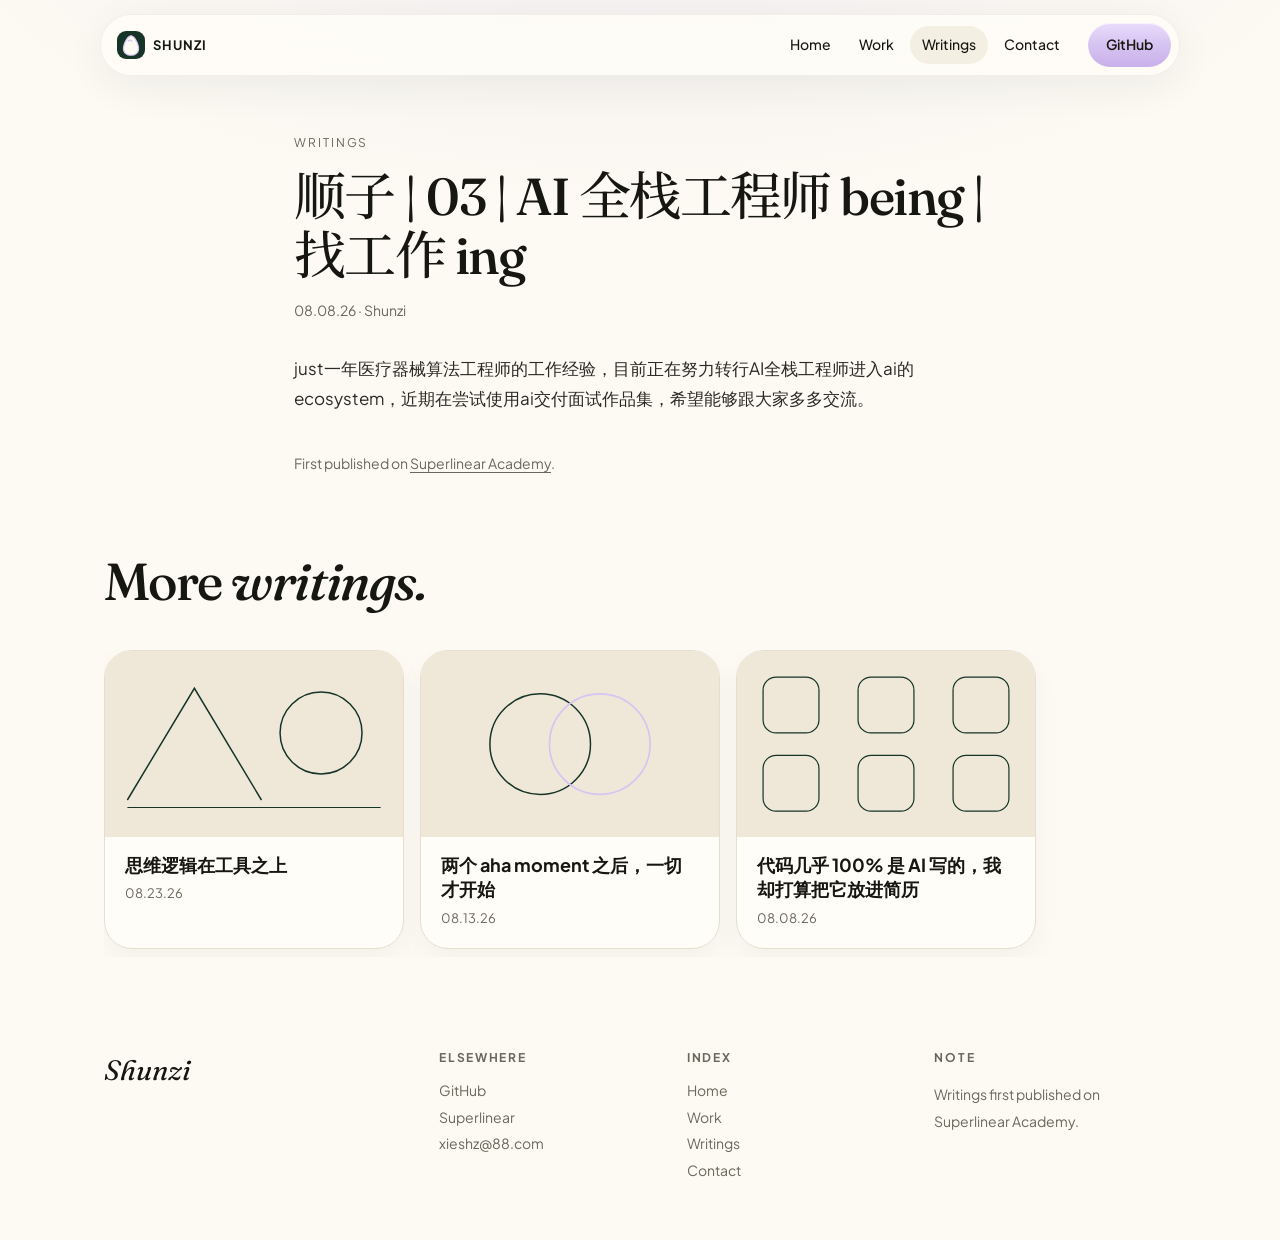
<file: posts/hello.html>
<!doctype html>
<html lang="zh-CN">
<head>
  <meta charset="utf-8">
  <meta name="viewport" content="width=device-width, initial-scale=1">
  <title>顺子 | 03 | AI 全栈工程师 being | 找工作 ing · Shunzi</title>
  <meta name="description" content="一年医疗器械算法工程师，正在走进 AI 全栈。用作品集跟社区见面。">
  <link rel="preconnect" href="https://fonts.googleapis.com">
  <link rel="preconnect" href="https://fonts.gstatic.com" crossorigin>
  <link href="https://fonts.googleapis.com/css2?family=Fraunces:ital,opsz,wght@0,9..144,500;0,9..144,600;1,9..144,500;1,9..144,600&family=Noto+Serif+SC:wght@500&family=Plus+Jakarta+Sans:wght@400;500;600;700&display=swap" rel="stylesheet">
  <link rel="icon" href="../assets/favicon.svg" type="image/svg+xml">
  <link rel="stylesheet" href="../assets/site.css">
</head>
<body>
<a class="skip" href="#main">Skip to content</a>
<div class="shell">
<header class="topbar">
  <div class="topbar-inner">
    <a class="brand" href="../index.html"><svg class="mark" width="28" height="28" viewBox="0 0 28 28" aria-hidden="true">
  <rect width="28" height="28" rx="9" fill="#163428"/>
  <path d="M14 4.8C16.8 4.8 20.6 10.4 21.5 16.2C22.2 21.6 18.3 24.3 14 24.3C9.7 24.3 5.8 21.6 6.5 16.2C7.4 10.4 11.2 4.8 14 4.8Z" fill="#fcfaf2" stroke="#d7c4f2" stroke-width="1.1"/>
  <path d="M11.2 10c1.15-1.2 3.2-1.1 3.6.4" fill="none" stroke="#d7c4f2" stroke-width="1.2" stroke-linecap="round"/>
</svg>SHUNZI</a>
    <button class="menu-toggle" type="button" aria-expanded="false">Menu</button>
    <nav class="nav-links" aria-label="Primary">
      <a href="../index.html">Home</a>
      <a href="../work.html">Work</a>
      <a href="../writings.html" class="is-active">Writings</a>
      <a href="../contact.html">Contact</a>
    </nav>
    <a class="pill pill-cta" href="https://github.com/AMappama" target="_blank" rel="noreferrer">GitHub</a>
  </div>
</header>
<main class="stage" id="main">
<article class="article">
  <div class="article-kicker">Writings</div>
  <h1>顺子 | 03 | AI 全栈工程师 being | 找工作 ing</h1>
  <div class="article-meta">08.08.26 · Shunzi</div>
  <div class="prose"><p>just一年医疗器械算法工程师的工作经验，目前正在努力转行AI全栈工程师进入ai的ecosystem，近期在尝试使用ai交付面试作品集，希望能够跟大家多多交流。</p></div>
  <p class="origin">First published on <a href="https://www.superlinear.academy/c/say-hello/03-ai-being-ing">Superlinear Academy</a>.</p>
</article>
<section class="related">
  <div class="section-head"><h2>More <em>writings.</em></h2></div>
  <div class="rail"><a class="card" href="thinking-above-tools.html"><div class="card-cover"><svg viewBox="0 0 320 200" xmlns="http://www.w3.org/2000/svg" aria-hidden="true">
  <rect width="320" height="200" fill="#efe8d8"/>
  <path d="M24 160 L96 40 L168 160" fill="none" stroke="#163428" stroke-width="1.6"/>
  <circle cx="232" cy="88" r="44" fill="none" stroke="#163428" stroke-width="1.6"/>
  <line x1="24" y1="168" x2="296" y2="168" stroke="#163428" stroke-width="1.1"/>
</svg></div><h3>思维逻辑在工具之上</h3><time>08.23.26</time></a><a class="card" href="two-aha-moments.html"><div class="card-cover"><svg viewBox="0 0 320 200" xmlns="http://www.w3.org/2000/svg" aria-hidden="true">
  <rect width="320" height="200" fill="#efe8d8"/>
  <circle cx="128" cy="100" r="54" fill="none" stroke="#163428" stroke-width="1.6"/>
  <circle cx="192" cy="100" r="54" fill="none" stroke="#d7c4f2" stroke-width="1.8"/>
</svg></div><h3>两个 aha moment 之后，一切才开始</h3><time>08.13.26</time></a><a class="card" href="ai-wrote-the-code.html"><div class="card-cover"><svg viewBox="0 0 320 200" xmlns="http://www.w3.org/2000/svg" aria-hidden="true">
  <rect width="320" height="200" fill="#efe8d8"/>
  <g fill="none" stroke="#163428" stroke-width="1.3">
    <rect x="28" y="28" width="60" height="60" rx="14"/>
    <rect x="130" y="28" width="60" height="60" rx="14"/>
    <rect x="232" y="28" width="60" height="60" rx="14"/>
    <rect x="28" y="112" width="60" height="60" rx="14"/>
    <rect x="130" y="112" width="60" height="60" rx="14"/>
    <rect x="232" y="112" width="60" height="60" rx="14"/>
  </g>
</svg></div><h3>代码几乎 100% 是 AI 写的，我却打算把它放进简历</h3><time>08.08.26</time></a></div>
</section>
<footer class="site-footer">
  <div>
    <div class="wordmark">Shunzi</div>
  </div>
  <div>
    <h3>Elsewhere</h3>
    <a href="https://github.com/AMappama" target="_blank" rel="noreferrer">GitHub</a>
    <a href="https://www.superlinear.academy/u/a72b9dac" target="_blank" rel="noreferrer">Superlinear</a>
    <a href="mailto:xieshz@88.com">xieshz@88.com</a>
  </div>
  <div>
    <h3>Index</h3>
    <a href="../index.html">Home</a>
    <a href="../work.html">Work</a>
    <a href="../writings.html">Writings</a>
    <a href="../contact.html">Contact</a>
  </div>
  <div>
    <h3>Note</h3>
    <p>Writings first published on Superlinear Academy.</p>
  </div>
</footer>
</main>
</div>
<script src="../assets/site.js"></script>
</body>
</html>
</file>
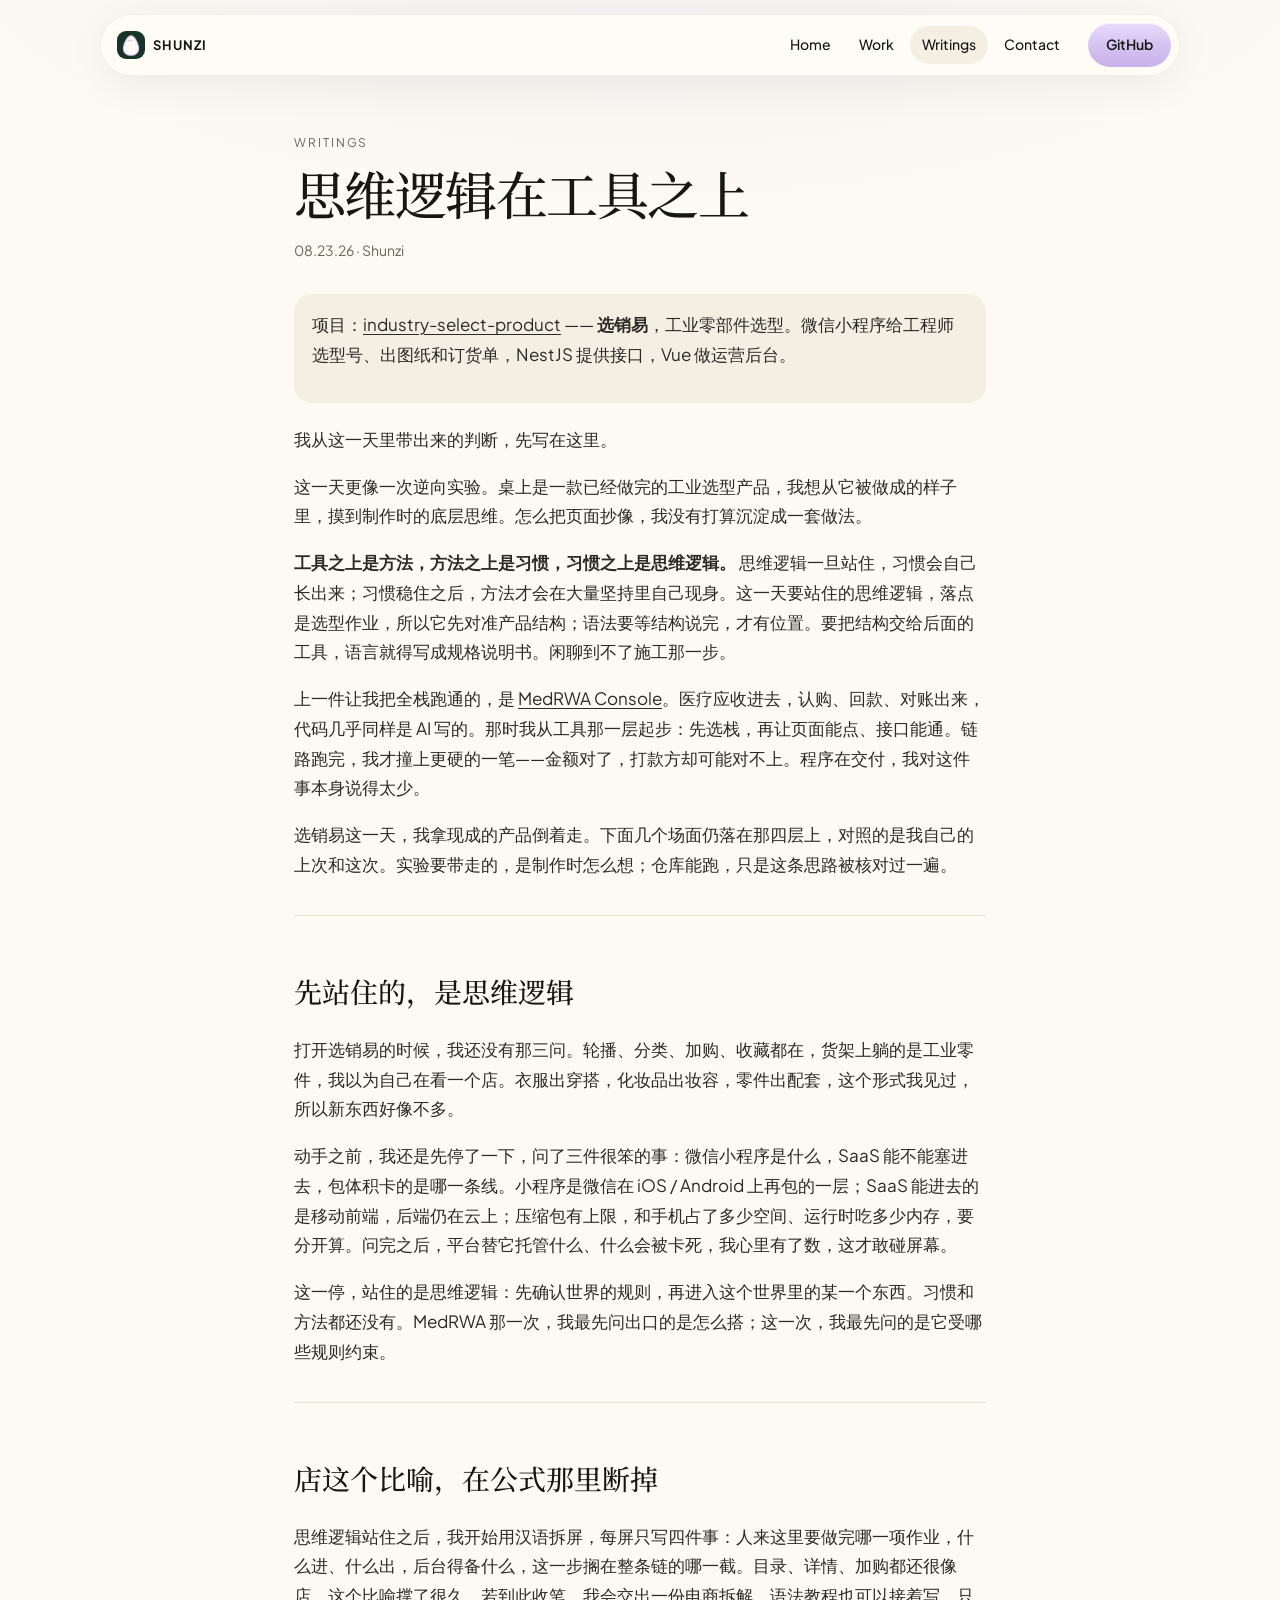
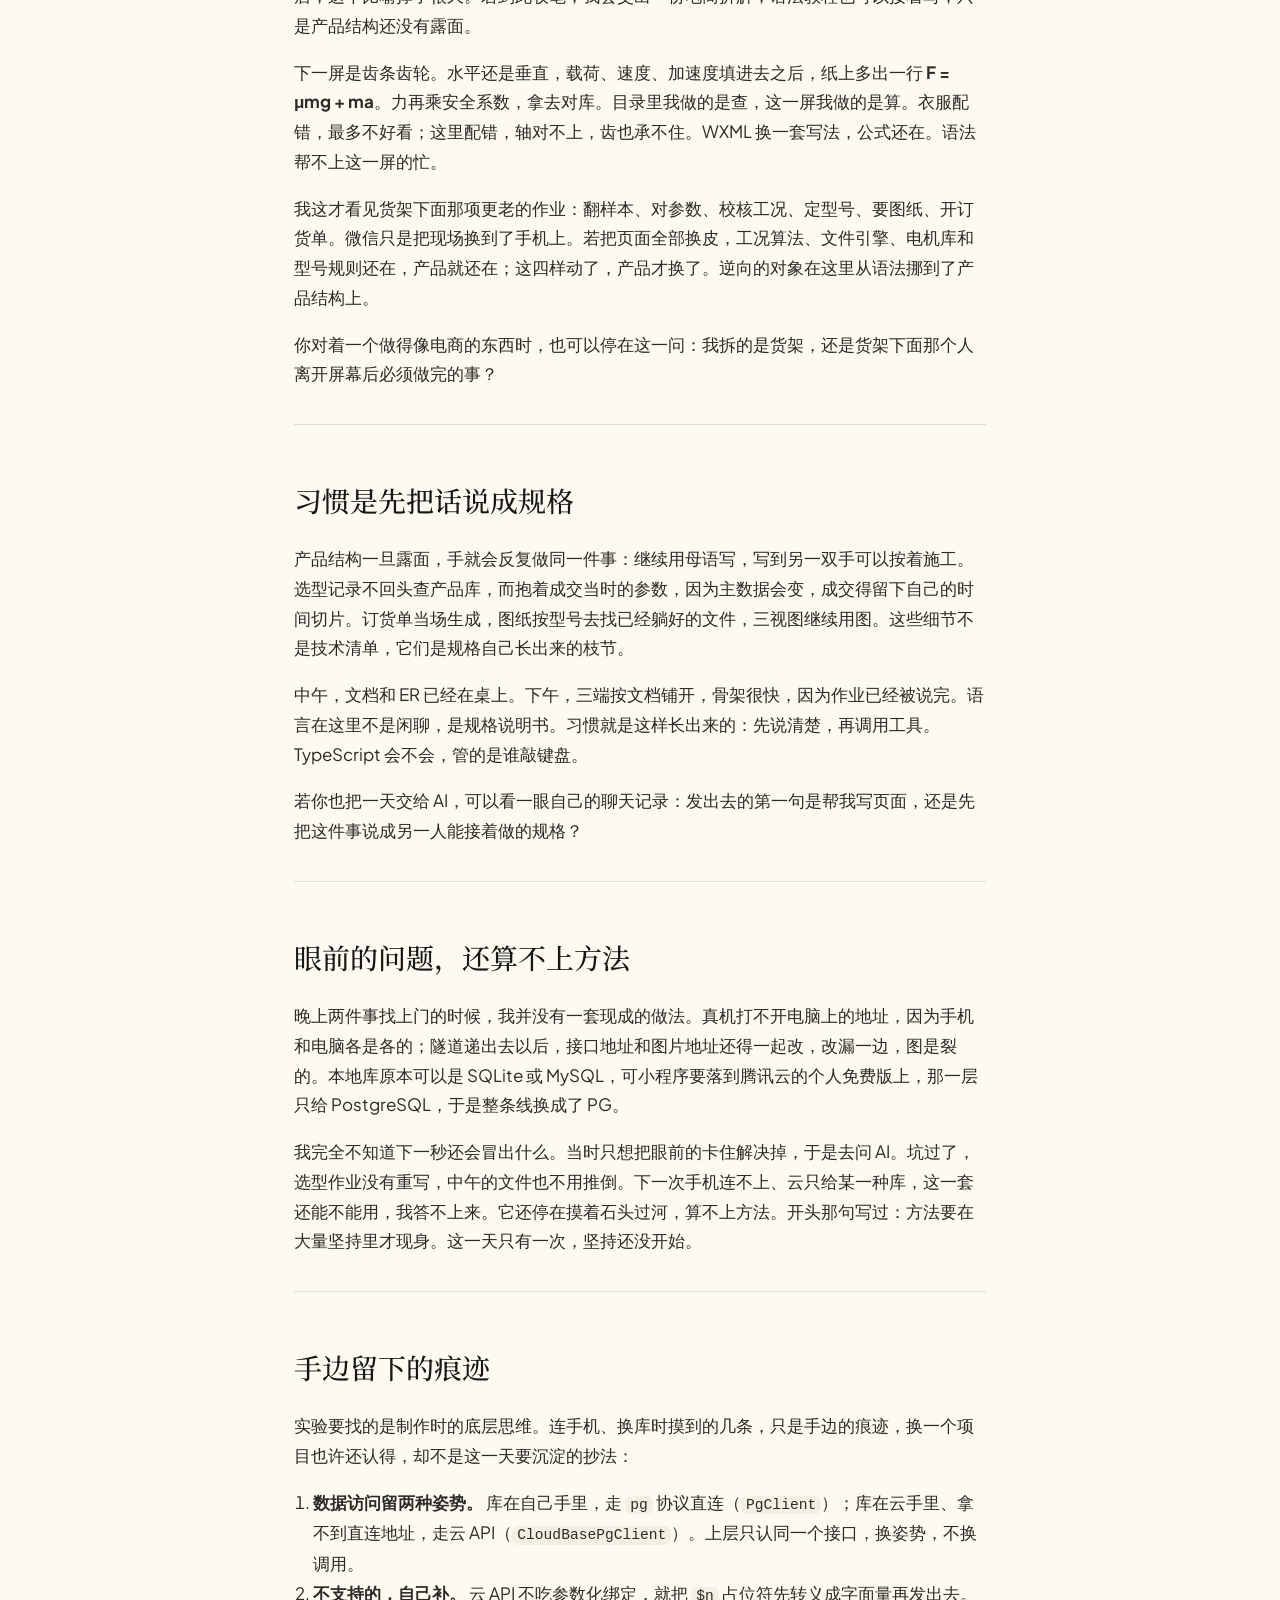
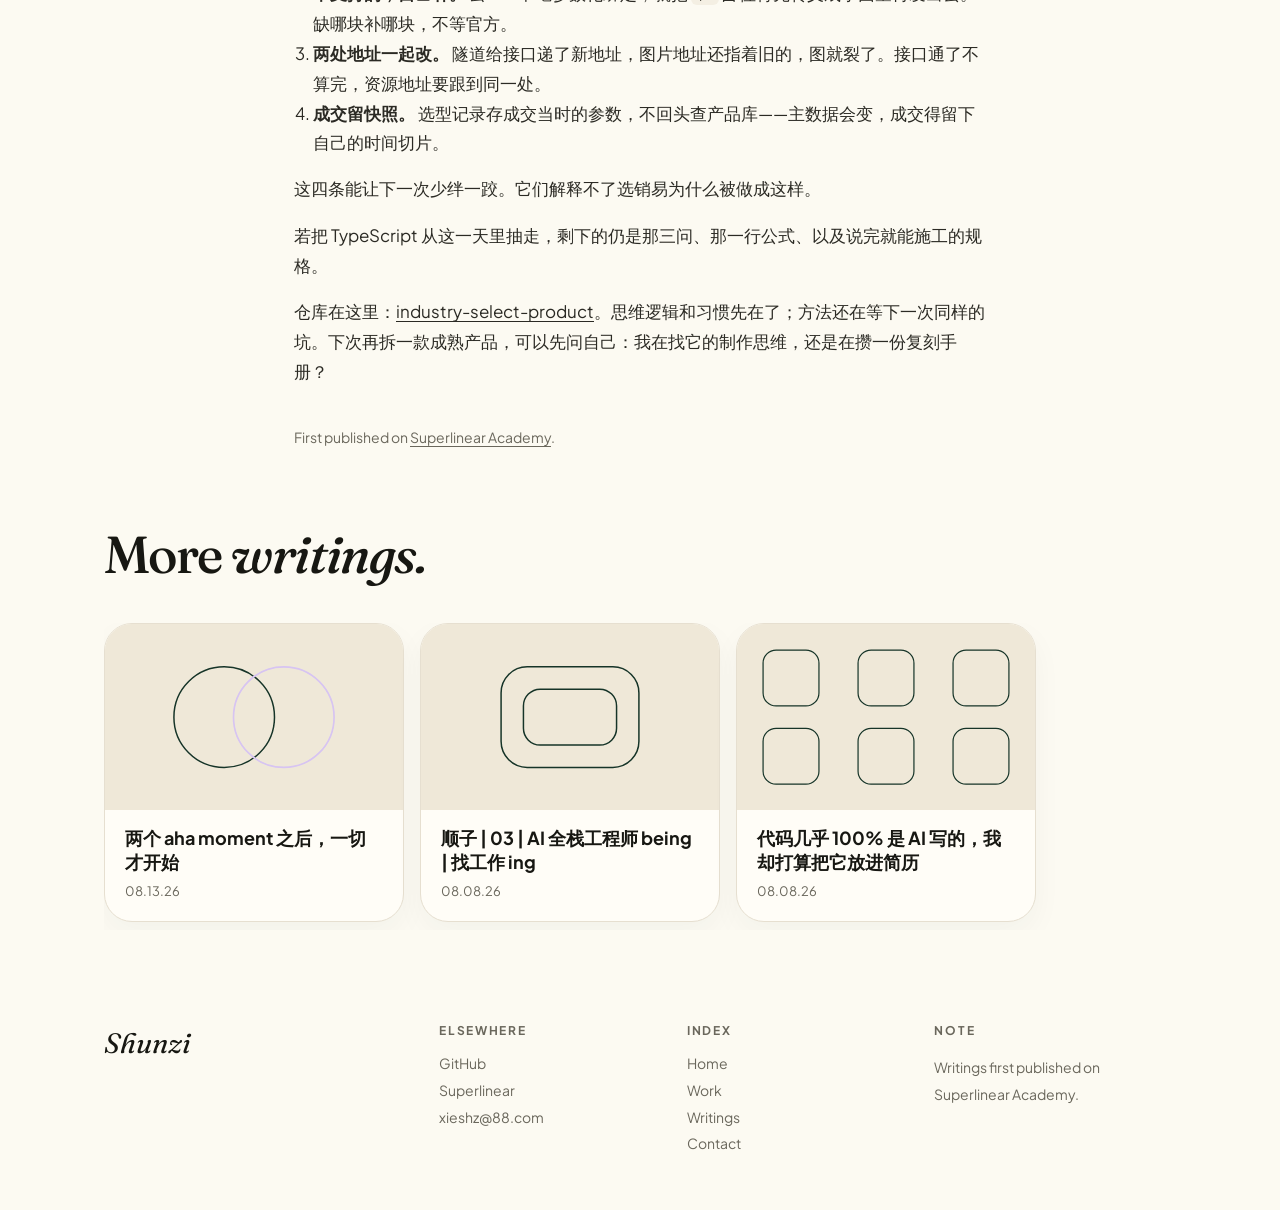
<file: posts/thinking-above-tools.html>
<!doctype html>
<html lang="zh-CN">
<head>
  <meta charset="utf-8">
  <meta name="viewport" content="width=device-width, initial-scale=1">
  <title>思维逻辑在工具之上 · Shunzi</title>
  <meta name="description" content="桌上是一款已经做完的工业选型产品。我想从它被做成的样子里，摸到制作时的底层思维。">
  <link rel="preconnect" href="https://fonts.googleapis.com">
  <link rel="preconnect" href="https://fonts.gstatic.com" crossorigin>
  <link href="https://fonts.googleapis.com/css2?family=Fraunces:ital,opsz,wght@0,9..144,500;0,9..144,600;1,9..144,500;1,9..144,600&family=Noto+Serif+SC:wght@500&family=Plus+Jakarta+Sans:wght@400;500;600;700&display=swap" rel="stylesheet">
  <link rel="icon" href="../assets/favicon.svg" type="image/svg+xml">
  <link rel="stylesheet" href="../assets/site.css">
</head>
<body>
<a class="skip" href="#main">Skip to content</a>
<div class="shell">
<header class="topbar">
  <div class="topbar-inner">
    <a class="brand" href="../index.html"><svg class="mark" width="28" height="28" viewBox="0 0 28 28" aria-hidden="true">
  <rect width="28" height="28" rx="9" fill="#163428"/>
  <path d="M14 4.8C16.8 4.8 20.6 10.4 21.5 16.2C22.2 21.6 18.3 24.3 14 24.3C9.7 24.3 5.8 21.6 6.5 16.2C7.4 10.4 11.2 4.8 14 4.8Z" fill="#fcfaf2" stroke="#d7c4f2" stroke-width="1.1"/>
  <path d="M11.2 10c1.15-1.2 3.2-1.1 3.6.4" fill="none" stroke="#d7c4f2" stroke-width="1.2" stroke-linecap="round"/>
</svg>SHUNZI</a>
    <button class="menu-toggle" type="button" aria-expanded="false">Menu</button>
    <nav class="nav-links" aria-label="Primary">
      <a href="../index.html">Home</a>
      <a href="../work.html">Work</a>
      <a href="../writings.html" class="is-active">Writings</a>
      <a href="../contact.html">Contact</a>
    </nav>
    <a class="pill pill-cta" href="https://github.com/AMappama" target="_blank" rel="noreferrer">GitHub</a>
  </div>
</header>
<main class="stage" id="main">
<article class="article">
  <div class="article-kicker">Writings</div>
  <h1>思维逻辑在工具之上</h1>
  <div class="article-meta">08.23.26 · Shunzi</div>
  <div class="prose"><blockquote><p>项目：<a href="https://github.com/AMappama/industry-select-product">industry-select-product</a> —— <strong>选销易</strong>，工业零部件选型。微信小程序给工程师选型号、出图纸和订货单，NestJS 提供接口，Vue 做运营后台。</p></blockquote>
<p>我从这一天里带出来的判断，先写在这里。</p>
<p>这一天更像一次逆向实验。桌上是一款已经做完的工业选型产品，我想从它被做成的样子里，摸到制作时的底层思维。怎么把页面抄像，我没有打算沉淀成一套做法。</p>
<p><strong>工具之上是方法，方法之上是习惯，习惯之上是思维逻辑。</strong> 思维逻辑一旦站住，习惯会自己长出来；习惯稳住之后，方法才会在大量坚持里自己现身。这一天要站住的思维逻辑，落点是选型作业，所以它先对准产品结构；语法要等结构说完，才有位置。要把结构交给后面的工具，语言就得写成规格说明书。闲聊到不了施工那一步。</p>
<p>上一件让我把全栈跑通的，是 <a href="https://github.com/AMappama/med-rwa-demo">MedRWA Console</a>。医疗应收进去，认购、回款、对账出来，代码几乎同样是 AI 写的。那时我从工具那一层起步：先选栈，再让页面能点、接口能通。链路跑完，我才撞上更硬的一笔——金额对了，打款方却可能对不上。程序在交付，我对这件事本身说得太少。</p>
<p>选销易这一天，我拿现成的产品倒着走。下面几个场面仍落在那四层上，对照的是我自己的上次和这次。实验要带走的，是制作时怎么想；仓库能跑，只是这条思路被核对过一遍。</p>
<hr>
<h2>先站住的，是思维逻辑</h2>
<p>打开选销易的时候，我还没有那三问。轮播、分类、加购、收藏都在，货架上躺的是工业零件，我以为自己在看一个店。衣服出穿搭，化妆品出妆容，零件出配套，这个形式我见过，所以新东西好像不多。</p>
<p>动手之前，我还是先停了一下，问了三件很笨的事：微信小程序是什么，SaaS 能不能塞进去，包体积卡的是哪一条线。小程序是微信在 iOS / Android 上再包的一层；SaaS 能进去的是移动前端，后端仍在云上；压缩包有上限，和手机占了多少空间、运行时吃多少内存，要分开算。问完之后，平台替它托管什么、什么会被卡死，我心里有了数，这才敢碰屏幕。</p>
<p>这一停，站住的是思维逻辑：先确认世界的规则，再进入这个世界里的某一个东西。习惯和方法都还没有。MedRWA 那一次，我最先问出口的是怎么搭；这一次，我最先问的是它受哪些规则约束。</p>
<hr>
<h2>店这个比喻，在公式那里断掉</h2>
<p>思维逻辑站住之后，我开始用汉语拆屏，每屏只写四件事：人来这里要做完哪一项作业，什么进、什么出，后台得备什么，这一步搁在整条链的哪一截。目录、详情、加购都还很像店，这个比喻撑了很久。若到此收笔，我会交出一份电商拆解，语法教程也可以接着写，只是产品结构还没有露面。</p>
<p>下一屏是齿条齿轮。水平还是垂直，载荷、速度、加速度填进去之后，纸上多出一行 <strong>F = μmg + ma</strong>。力再乘安全系数，拿去对库。目录里我做的是查，这一屏我做的是算。衣服配错，最多不好看；这里配错，轴对不上，齿也承不住。WXML 换一套写法，公式还在。语法帮不上这一屏的忙。</p>
<p>我这才看见货架下面那项更老的作业：翻样本、对参数、校核工况、定型号、要图纸、开订货单。微信只是把现场换到了手机上。若把页面全部换皮，工况算法、文件引擎、电机库和型号规则还在，产品就还在；这四样动了，产品才换了。逆向的对象在这里从语法挪到了产品结构上。</p>
<p>你对着一个做得像电商的东西时，也可以停在这一问：我拆的是货架，还是货架下面那个人离开屏幕后必须做完的事？</p>
<hr>
<h2>习惯是先把话说成规格</h2>
<p>产品结构一旦露面，手就会反复做同一件事：继续用母语写，写到另一双手可以按着施工。选型记录不回头查产品库，而抱着成交当时的参数，因为主数据会变，成交得留下自己的时间切片。订货单当场生成，图纸按型号去找已经躺好的文件，三视图继续用图。这些细节不是技术清单，它们是规格自己长出来的枝节。</p>
<p>中午，文档和 ER 已经在桌上。下午，三端按文档铺开，骨架很快，因为作业已经被说完。语言在这里不是闲聊，是规格说明书。习惯就是这样长出来的：先说清楚，再调用工具。TypeScript 会不会，管的是谁敲键盘。</p>
<p>若你也把一天交给 AI，可以看一眼自己的聊天记录：发出去的第一句是帮我写页面，还是先把这件事说成另一人能接着做的规格？</p>
<hr>
<h2>眼前的问题，还算不上方法</h2>
<p>晚上两件事找上门的时候，我并没有一套现成的做法。真机打不开电脑上的地址，因为手机和电脑各是各的；隧道递出去以后，接口地址和图片地址还得一起改，改漏一边，图是裂的。本地库原本可以是 SQLite 或 MySQL，可小程序要落到腾讯云的个人免费版上，那一层只给 PostgreSQL，于是整条线换成了 PG。</p>
<p>我完全不知道下一秒还会冒出什么。当时只想把眼前的卡住解决掉，于是去问 AI。坑过了，选型作业没有重写，中午的文件也不用推倒。下一次手机连不上、云只给某一种库，这一套还能不能用，我答不上来。它还停在摸着石头过河，算不上方法。开头那句写过：方法要在大量坚持里才现身。这一天只有一次，坚持还没开始。</p>
<hr>
<h2>手边留下的痕迹</h2>
<p>实验要找的是制作时的底层思维。连手机、换库时摸到的几条，只是手边的痕迹，换一个项目也许还认得，却不是这一天要沉淀的抄法：</p>
<ol>
<li><strong>数据访问留两种姿势。</strong> 库在自己手里，走 <code>pg</code> 协议直连（<code>PgClient</code>）；库在云手里、拿不到直连地址，走云 API（<code>CloudBasePgClient</code>）。上层只认同一个接口，换姿势，不换调用。</li>
<li><strong>不支持的，自己补。</strong> 云 API 不吃参数化绑定，就把 <code>$n</code> 占位符先转义成字面量再发出去。缺哪块补哪块，不等官方。</li>
<li><strong>两处地址一起改。</strong> 隧道给接口递了新地址，图片地址还指着旧的，图就裂了。接口通了不算完，资源地址要跟到同一处。</li>
<li><strong>成交留快照。</strong> 选型记录存成交当时的参数，不回头查产品库——主数据会变，成交得留下自己的时间切片。</li>
</ol>
<p>这四条能让下一次少绊一跤。它们解释不了选销易为什么被做成这样。</p>
<p>若把 TypeScript 从这一天里抽走，剩下的仍是那三问、那一行公式、以及说完就能施工的规格。</p>
<p>仓库在这里：<a href="https://github.com/AMappama/industry-select-product">industry-select-product</a>。思维逻辑和习惯先在了；方法还在等下一次同样的坑。下次再拆一款成熟产品，可以先问自己：我在找它的制作思维，还是在攒一份复刻手册？</p></div>
  <p class="origin">First published on <a href="https://www.superlinear.academy/c/share-your-projects/industry-select-product">Superlinear Academy</a>.</p>
</article>
<section class="related">
  <div class="section-head"><h2>More <em>writings.</em></h2></div>
  <div class="rail"><a class="card" href="two-aha-moments.html"><div class="card-cover"><svg viewBox="0 0 320 200" xmlns="http://www.w3.org/2000/svg" aria-hidden="true">
  <rect width="320" height="200" fill="#efe8d8"/>
  <circle cx="128" cy="100" r="54" fill="none" stroke="#163428" stroke-width="1.6"/>
  <circle cx="192" cy="100" r="54" fill="none" stroke="#d7c4f2" stroke-width="1.8"/>
</svg></div><h3>两个 aha moment 之后，一切才开始</h3><time>08.13.26</time></a><a class="card" href="hello.html"><div class="card-cover"><svg viewBox="0 0 320 200" xmlns="http://www.w3.org/2000/svg" aria-hidden="true">
  <rect width="320" height="200" fill="#efe8d8"/>
  <rect x="86" y="46" width="148" height="108" rx="28" fill="none" stroke="#163428" stroke-width="1.6"/>
  <rect x="110" y="70" width="100" height="60" rx="18" fill="none" stroke="#163428" stroke-width="1.6"/>
</svg></div><h3>顺子 | 03 | AI 全栈工程师 being | 找工作 ing</h3><time>08.08.26</time></a><a class="card" href="ai-wrote-the-code.html"><div class="card-cover"><svg viewBox="0 0 320 200" xmlns="http://www.w3.org/2000/svg" aria-hidden="true">
  <rect width="320" height="200" fill="#efe8d8"/>
  <g fill="none" stroke="#163428" stroke-width="1.3">
    <rect x="28" y="28" width="60" height="60" rx="14"/>
    <rect x="130" y="28" width="60" height="60" rx="14"/>
    <rect x="232" y="28" width="60" height="60" rx="14"/>
    <rect x="28" y="112" width="60" height="60" rx="14"/>
    <rect x="130" y="112" width="60" height="60" rx="14"/>
    <rect x="232" y="112" width="60" height="60" rx="14"/>
  </g>
</svg></div><h3>代码几乎 100% 是 AI 写的，我却打算把它放进简历</h3><time>08.08.26</time></a></div>
</section>
<footer class="site-footer">
  <div>
    <div class="wordmark">Shunzi</div>
  </div>
  <div>
    <h3>Elsewhere</h3>
    <a href="https://github.com/AMappama" target="_blank" rel="noreferrer">GitHub</a>
    <a href="https://www.superlinear.academy/u/a72b9dac" target="_blank" rel="noreferrer">Superlinear</a>
    <a href="mailto:xieshz@88.com">xieshz@88.com</a>
  </div>
  <div>
    <h3>Index</h3>
    <a href="../index.html">Home</a>
    <a href="../work.html">Work</a>
    <a href="../writings.html">Writings</a>
    <a href="../contact.html">Contact</a>
  </div>
  <div>
    <h3>Note</h3>
    <p>Writings first published on Superlinear Academy.</p>
  </div>
</footer>
</main>
</div>
<script src="../assets/site.js"></script>
</body>
</html>
</file>
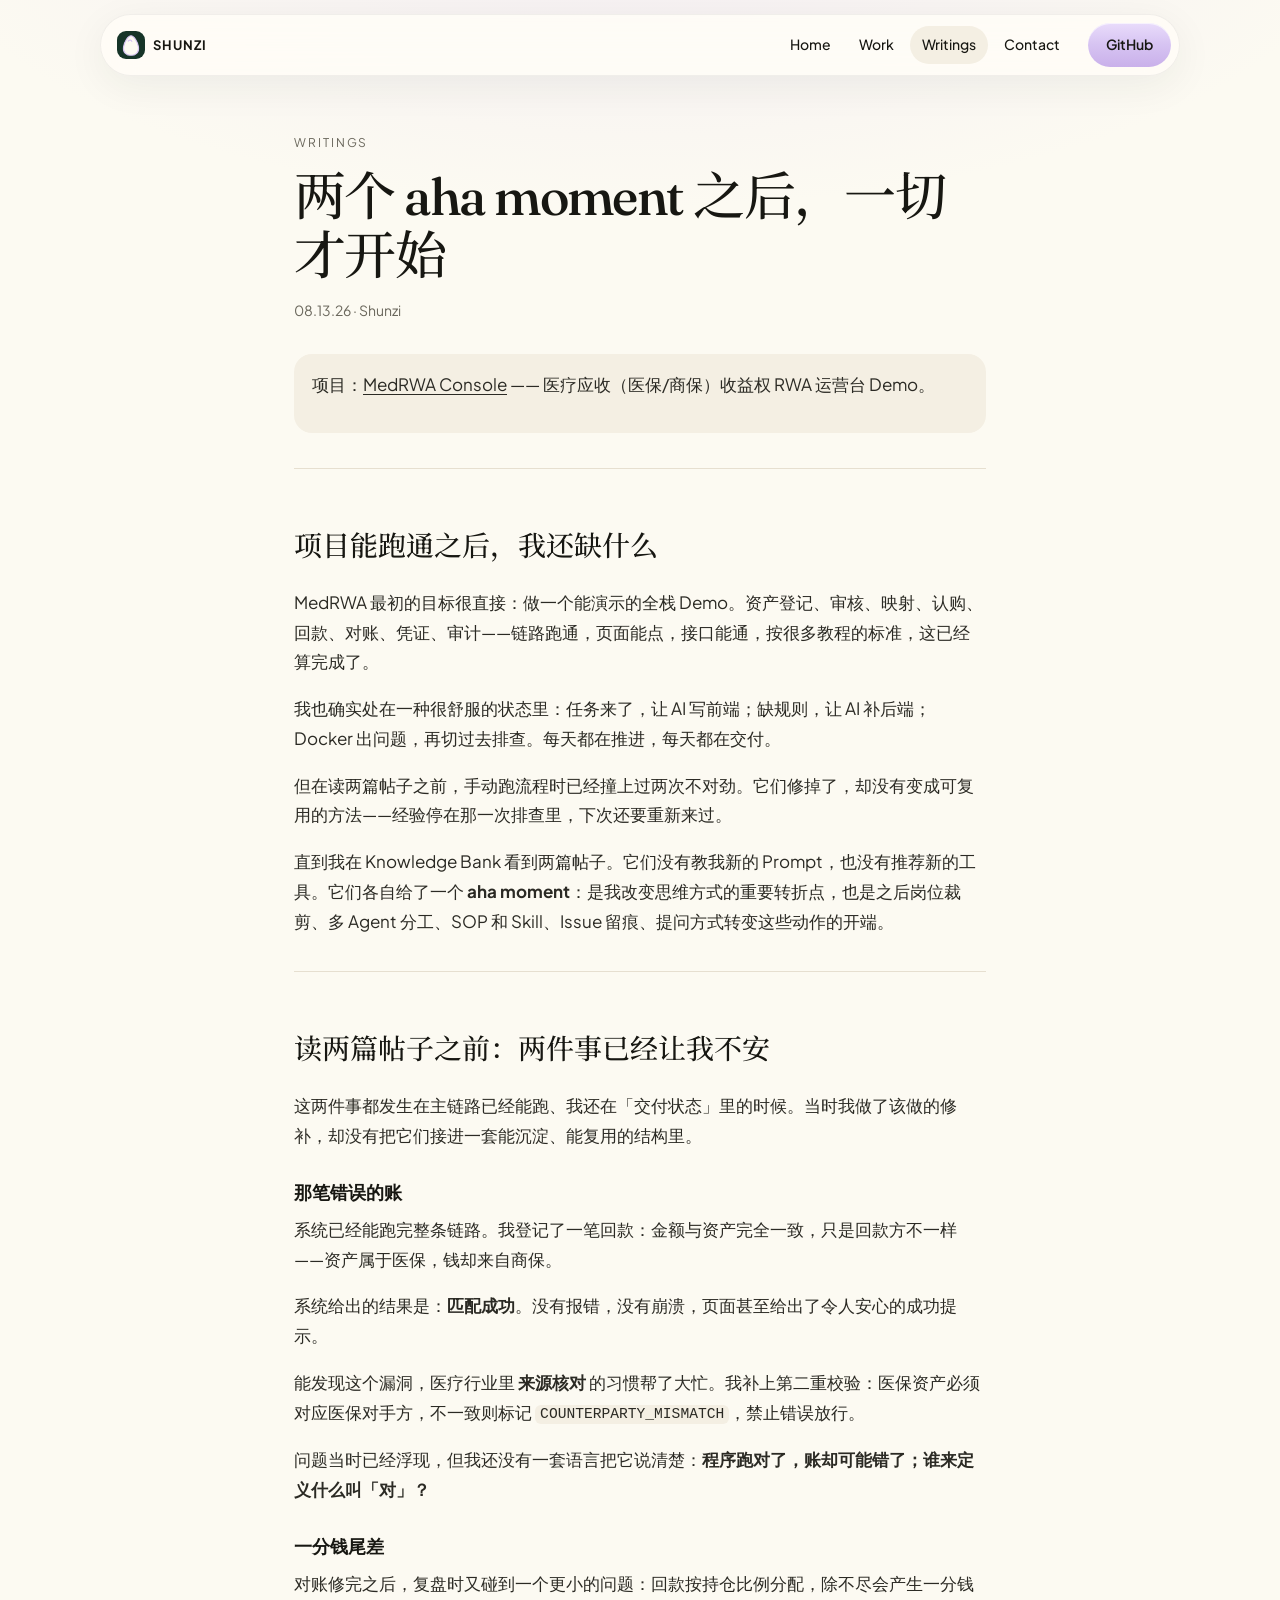
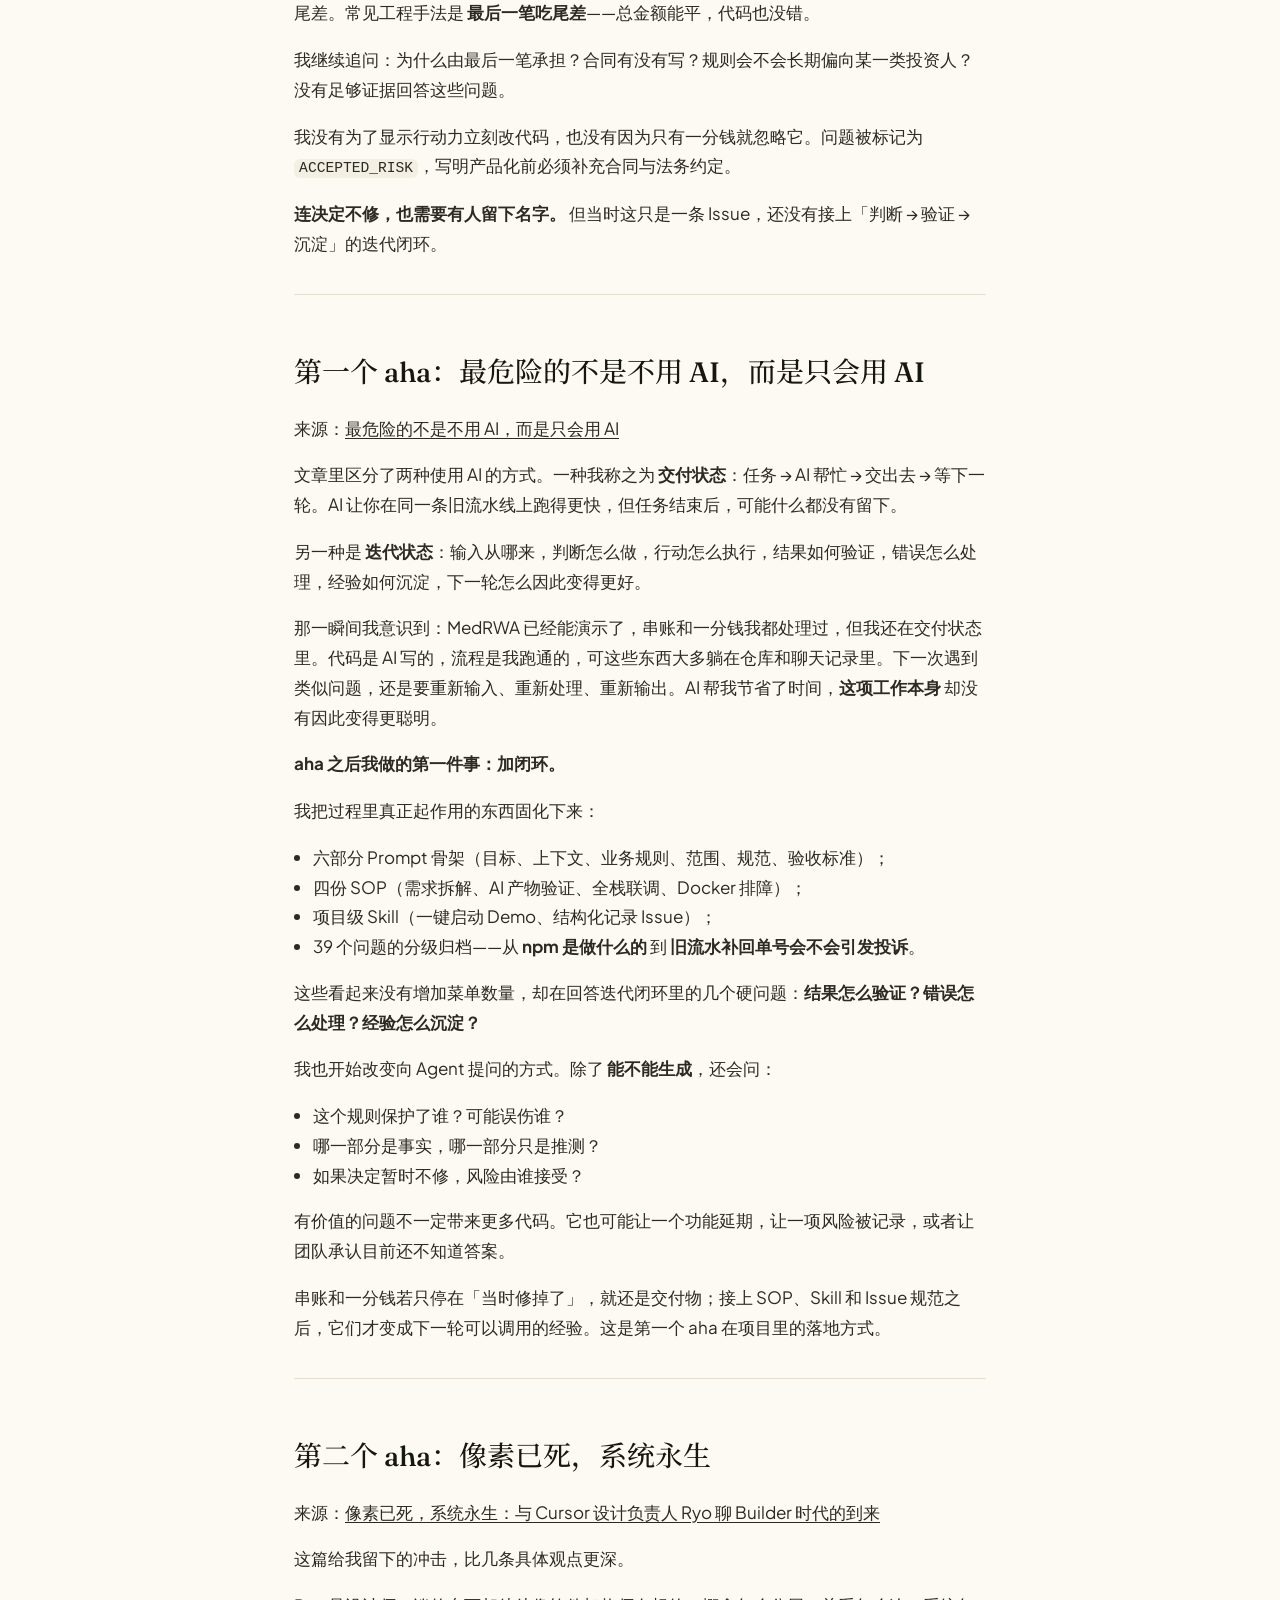
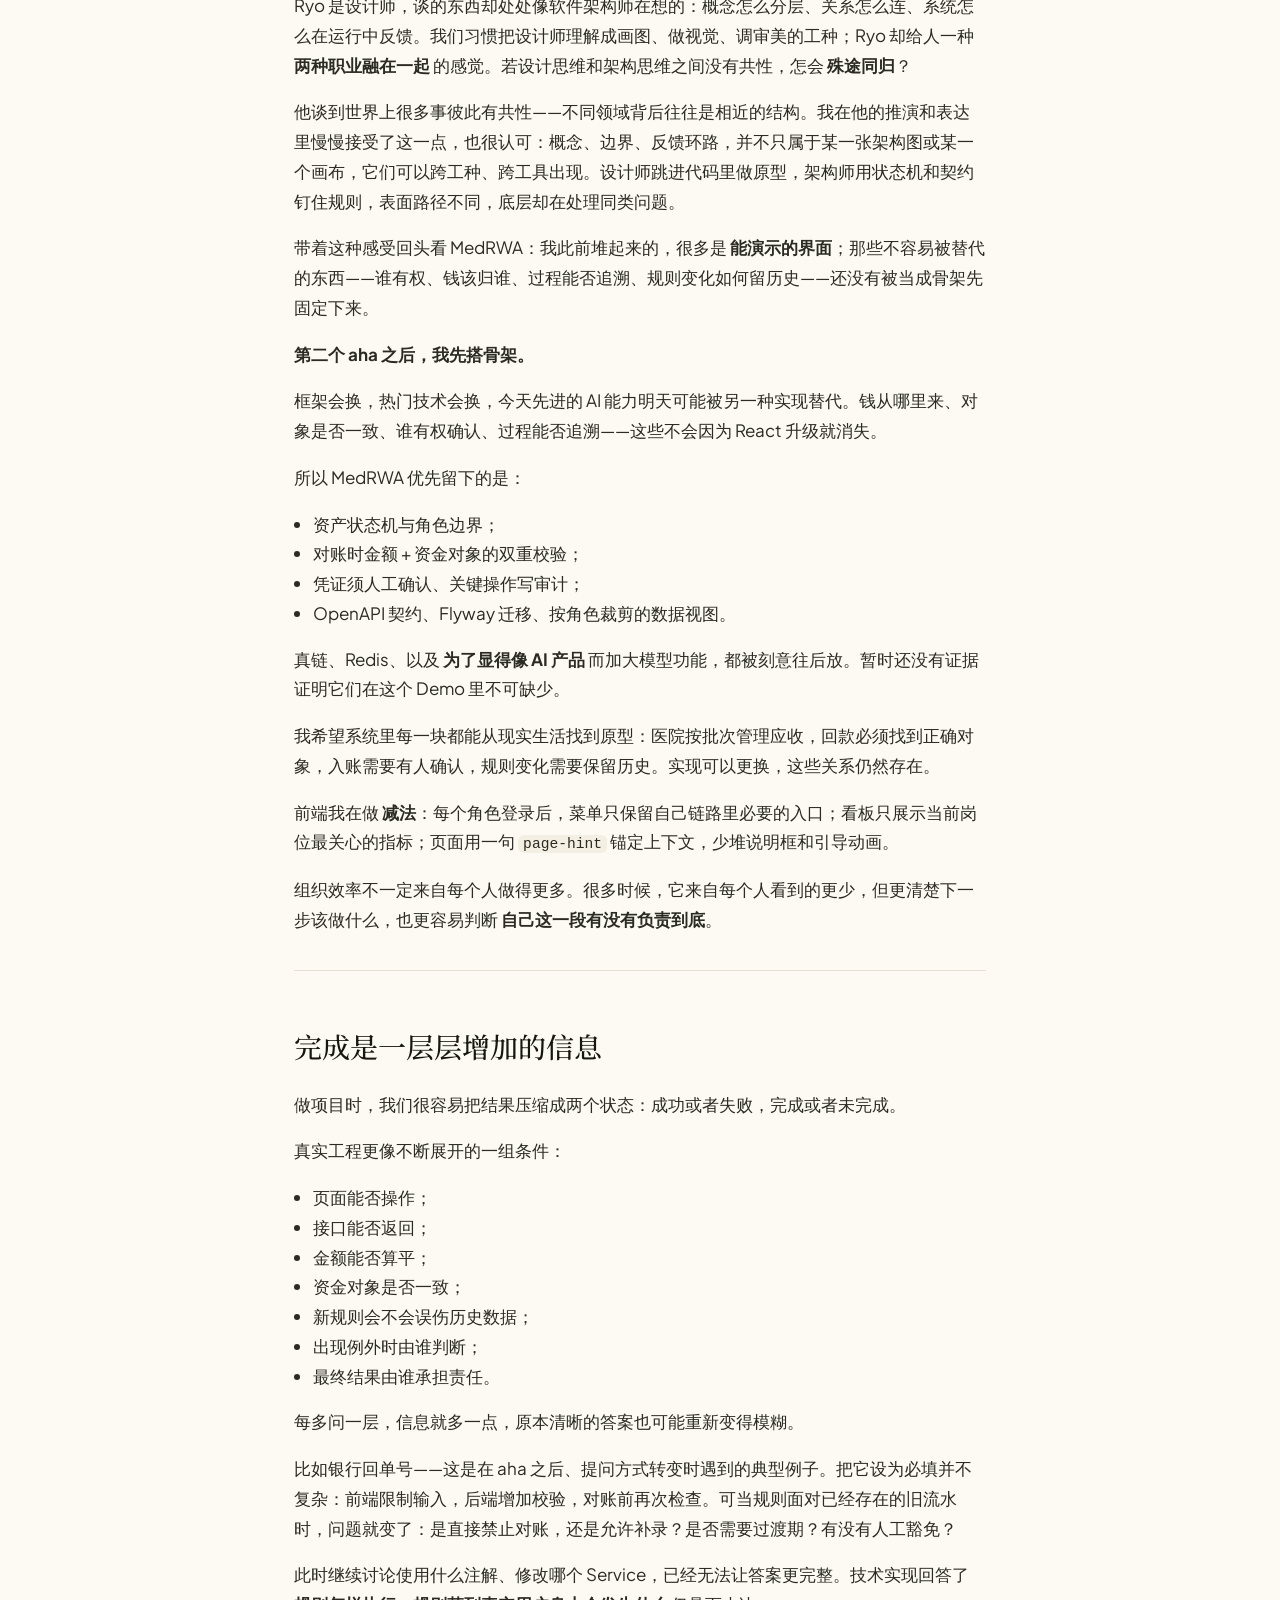
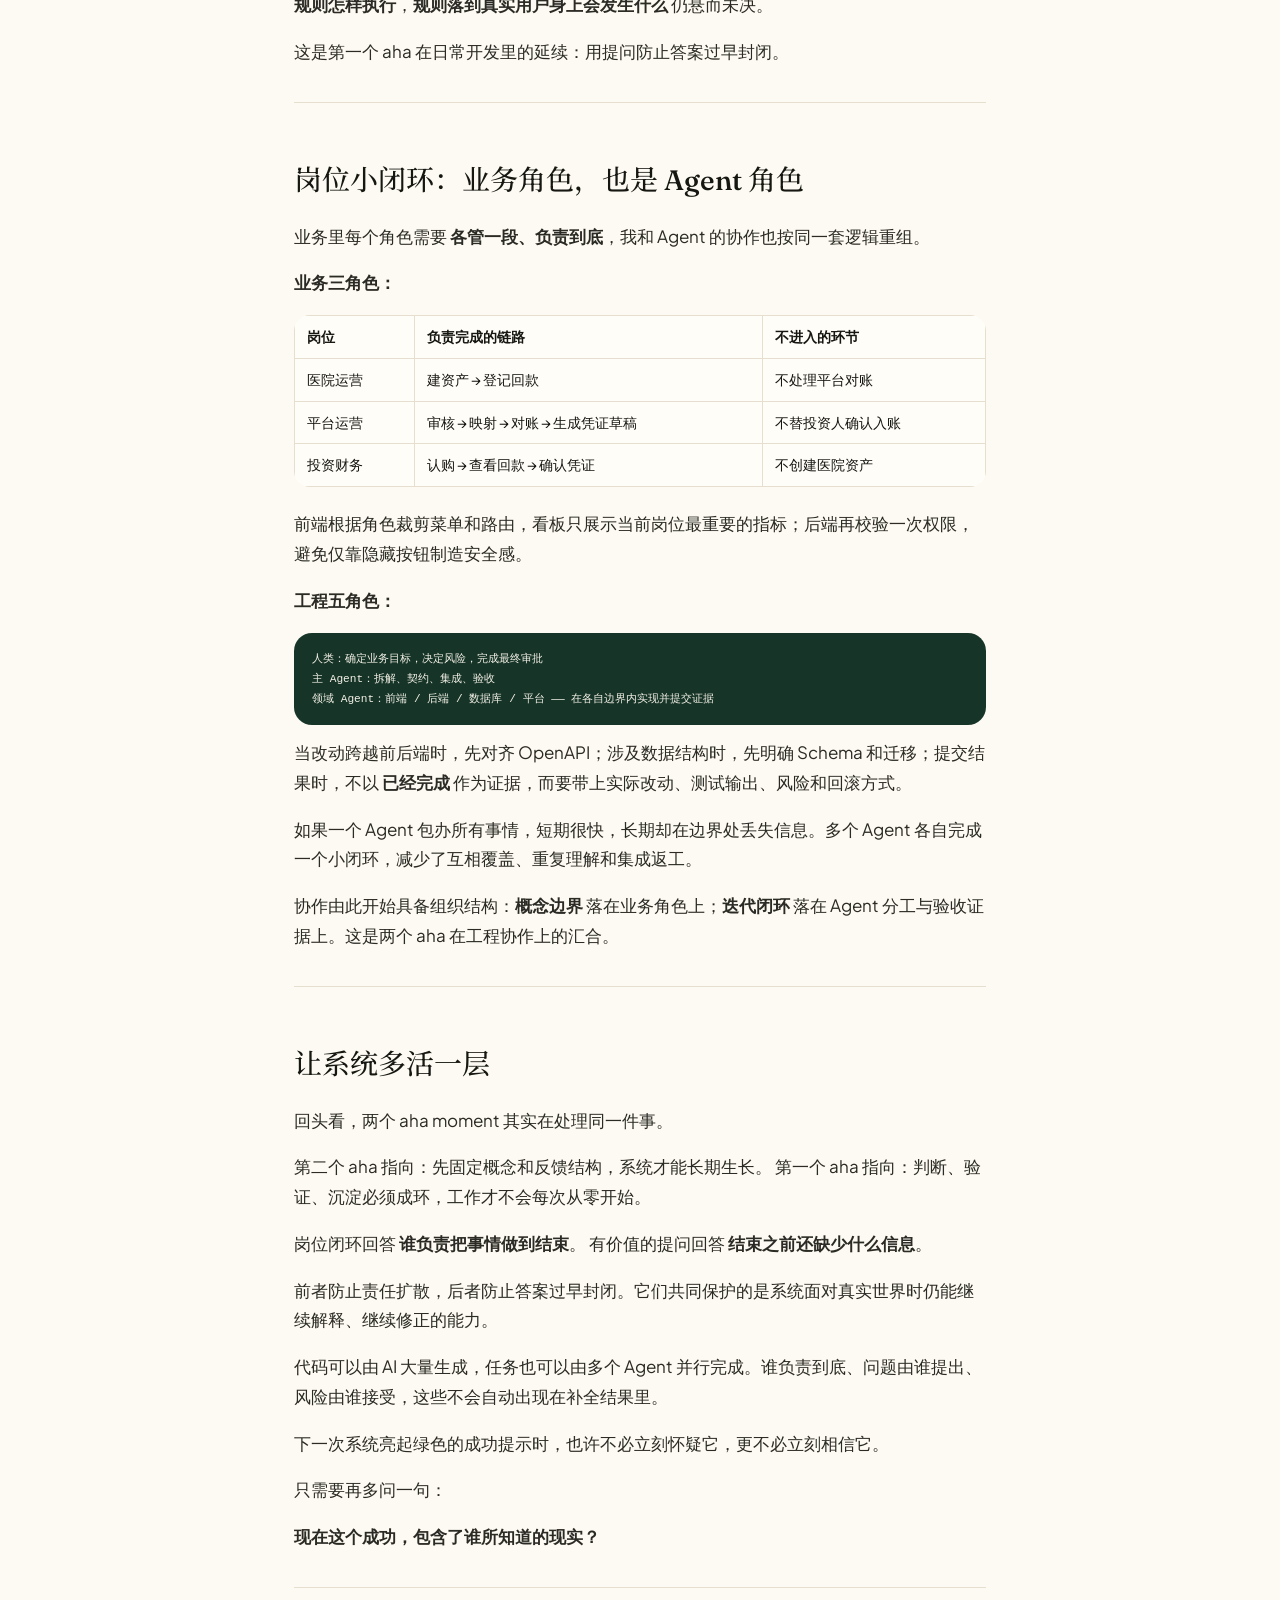
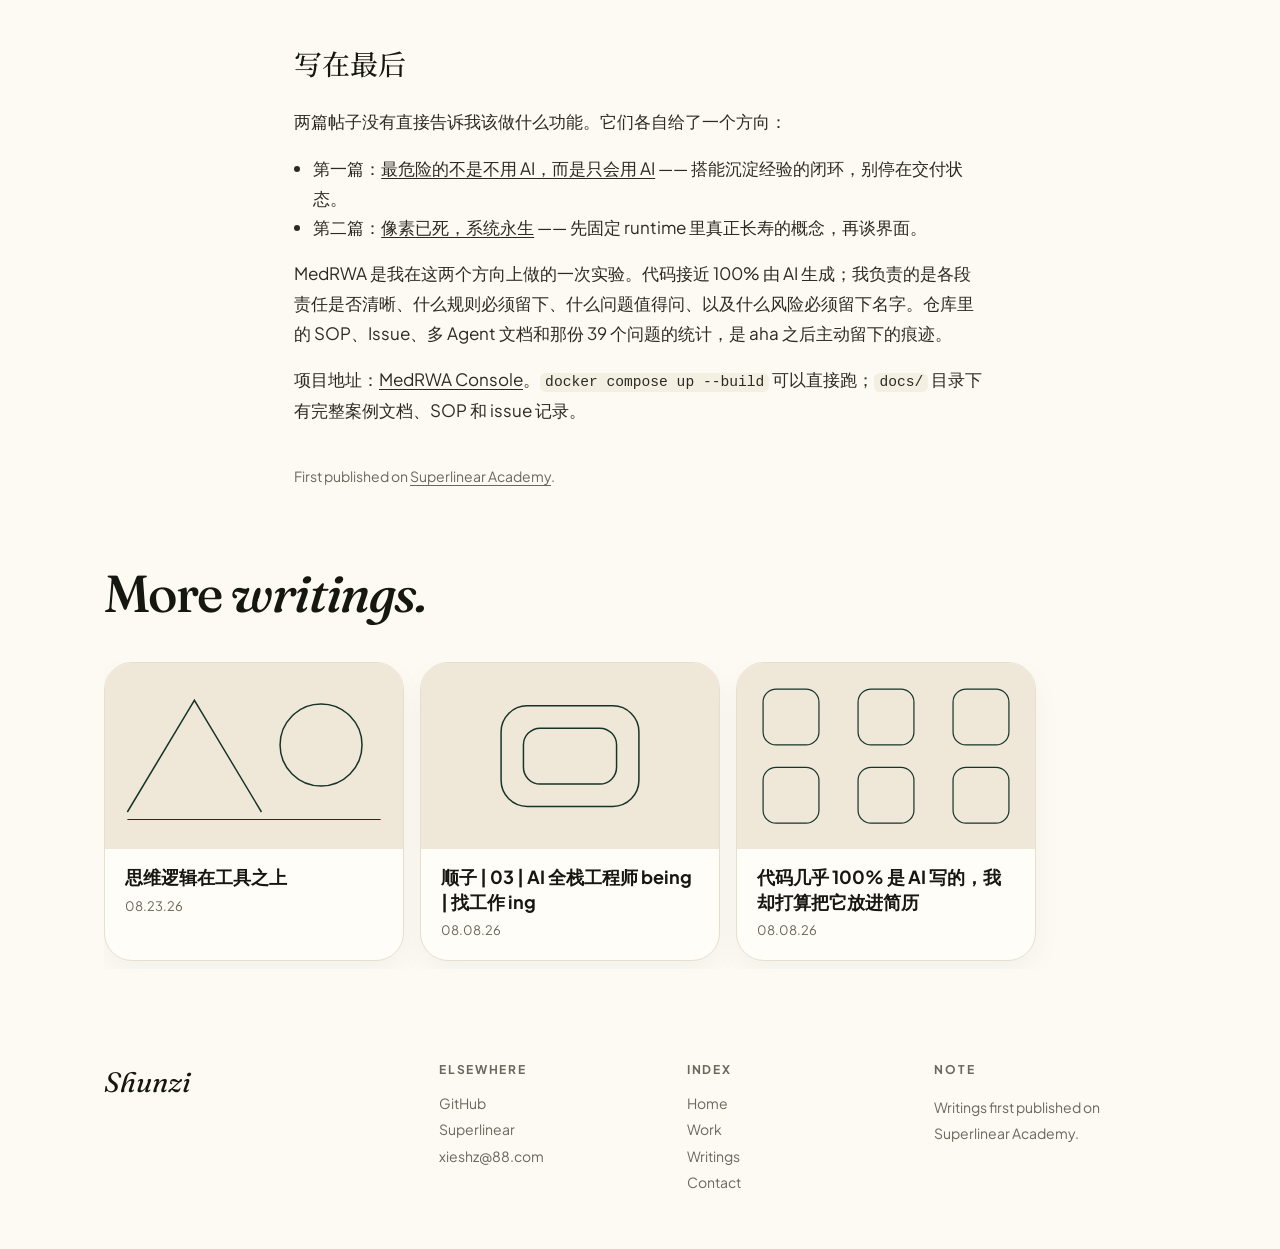
<file: posts/two-aha-moments.html>
<!doctype html>
<html lang="zh-CN">
<head>
  <meta charset="utf-8">
  <meta name="viewport" content="width=device-width, initial-scale=1">
  <title>两个 aha moment 之后，一切才开始 · Shunzi</title>
  <meta name="description" content="程序跑对了，账却可能错了。两个 aha 之后，我开始问谁负责到底，以及什么必须留下名字。">
  <link rel="preconnect" href="https://fonts.googleapis.com">
  <link rel="preconnect" href="https://fonts.gstatic.com" crossorigin>
  <link href="https://fonts.googleapis.com/css2?family=Fraunces:ital,opsz,wght@0,9..144,500;0,9..144,600;1,9..144,500;1,9..144,600&family=Noto+Serif+SC:wght@500&family=Plus+Jakarta+Sans:wght@400;500;600;700&display=swap" rel="stylesheet">
  <link rel="icon" href="../assets/favicon.svg" type="image/svg+xml">
  <link rel="stylesheet" href="../assets/site.css">
</head>
<body>
<a class="skip" href="#main">Skip to content</a>
<div class="shell">
<header class="topbar">
  <div class="topbar-inner">
    <a class="brand" href="../index.html"><svg class="mark" width="28" height="28" viewBox="0 0 28 28" aria-hidden="true">
  <rect width="28" height="28" rx="9" fill="#163428"/>
  <path d="M14 4.8C16.8 4.8 20.6 10.4 21.5 16.2C22.2 21.6 18.3 24.3 14 24.3C9.7 24.3 5.8 21.6 6.5 16.2C7.4 10.4 11.2 4.8 14 4.8Z" fill="#fcfaf2" stroke="#d7c4f2" stroke-width="1.1"/>
  <path d="M11.2 10c1.15-1.2 3.2-1.1 3.6.4" fill="none" stroke="#d7c4f2" stroke-width="1.2" stroke-linecap="round"/>
</svg>SHUNZI</a>
    <button class="menu-toggle" type="button" aria-expanded="false">Menu</button>
    <nav class="nav-links" aria-label="Primary">
      <a href="../index.html">Home</a>
      <a href="../work.html">Work</a>
      <a href="../writings.html" class="is-active">Writings</a>
      <a href="../contact.html">Contact</a>
    </nav>
    <a class="pill pill-cta" href="https://github.com/AMappama" target="_blank" rel="noreferrer">GitHub</a>
  </div>
</header>
<main class="stage" id="main">
<article class="article">
  <div class="article-kicker">Writings</div>
  <h1>两个 aha moment 之后，一切才开始</h1>
  <div class="article-meta">08.13.26 · Shunzi</div>
  <div class="prose"><blockquote><p>项目：<a href="https://github.com/AMappama/med-rwa-demo">MedRWA Console</a> —— 医疗应收（医保/商保）收益权 RWA 运营台 Demo。</p></blockquote>
<hr>
<h2>项目能跑通之后，我还缺什么</h2>
<p>MedRWA 最初的目标很直接：做一个能演示的全栈 Demo。资产登记、审核、映射、认购、回款、对账、凭证、审计——链路跑通，页面能点，接口能通，按很多教程的标准，这已经算完成了。</p>
<p>我也确实处在一种很舒服的状态里：任务来了，让 AI 写前端；缺规则，让 AI 补后端；Docker 出问题，再切过去排查。每天都在推进，每天都在交付。</p>
<p>但在读两篇帖子之前，手动跑流程时已经撞上过两次不对劲。它们修掉了，却没有变成可复用的方法——经验停在那一次排查里，下次还要重新来过。</p>
<p>直到我在 Knowledge Bank 看到两篇帖子。它们没有教我新的 Prompt，也没有推荐新的工具。它们各自给了一个 <strong>aha moment</strong>：是我改变思维方式的重要转折点，也是之后岗位裁剪、多 Agent 分工、SOP 和 Skill、Issue 留痕、提问方式转变这些动作的开端。</p>
<hr>
<h2>读两篇帖子之前：两件事已经让我不安</h2>
<p>这两件事都发生在主链路已经能跑、我还在「交付状态」里的时候。当时我做了该做的修补，却没有把它们接进一套能沉淀、能复用的结构里。</p>
<h3>那笔错误的账</h3>
<p>系统已经能跑完整条链路。我登记了一笔回款：金额与资产完全一致，只是回款方不一样——资产属于医保，钱却来自商保。</p>
<p>系统给出的结果是：<strong>匹配成功</strong>。没有报错，没有崩溃，页面甚至给出了令人安心的成功提示。</p>
<p>能发现这个漏洞，医疗行业里 <strong>来源核对</strong> 的习惯帮了大忙。我补上第二重校验：医保资产必须对应医保对手方，不一致则标记 <code>COUNTERPARTY_MISMATCH</code>，禁止错误放行。</p>
<p>问题当时已经浮现，但我还没有一套语言把它说清楚：<strong>程序跑对了，账却可能错了；谁来定义什么叫「对」？</strong></p>
<h3>一分钱尾差</h3>
<p>对账修完之后，复盘时又碰到一个更小的问题：回款按持仓比例分配，除不尽会产生一分钱尾差。常见工程手法是 <strong>最后一笔吃尾差</strong>——总金额能平，代码也没错。</p>
<p>我继续追问：为什么由最后一笔承担？合同有没有写？规则会不会长期偏向某一类投资人？没有足够证据回答这些问题。</p>
<p>我没有为了显示行动力立刻改代码，也没有因为只有一分钱就忽略它。问题被标记为 <code>ACCEPTED_RISK</code>，写明产品化前必须补充合同与法务约定。</p>
<p><strong>连决定不修，也需要有人留下名字。</strong> 但当时这只是一条 Issue，还没有接上「判断 → 验证 → 沉淀」的迭代闭环。</p>
<hr>
<h2>第一个 aha：最危险的不是不用 AI，而是只会用 AI</h2>
<p>来源：<a href="https://www.superlinear.academy/c/ai-resources/ai-ai-611e79">最危险的不是不用 AI，而是只会用 AI</a></p>
<p>文章里区分了两种使用 AI 的方式。一种我称之为 <strong>交付状态</strong>：任务 → AI 帮忙 → 交出去 → 等下一轮。AI 让你在同一条旧流水线上跑得更快，但任务结束后，可能什么都没有留下。</p>
<p>另一种是 <strong>迭代状态</strong>：输入从哪来，判断怎么做，行动怎么执行，结果如何验证，错误怎么处理，经验如何沉淀，下一轮怎么因此变得更好。</p>
<p>那一瞬间我意识到：MedRWA 已经能演示了，串账和一分钱我都处理过，但我还在交付状态里。代码是 AI 写的，流程是我跑通的，可这些东西大多躺在仓库和聊天记录里。下一次遇到类似问题，还是要重新输入、重新处理、重新输出。AI 帮我节省了时间，<strong>这项工作本身</strong> 却没有因此变得更聪明。</p>
<p><strong>aha 之后我做的第一件事：加闭环。</strong></p>
<p>我把过程里真正起作用的东西固化下来：</p>
<ul>
<li>六部分 Prompt 骨架（目标、上下文、业务规则、范围、规范、验收标准）；</li>
<li>四份 SOP（需求拆解、AI 产物验证、全栈联调、Docker 排障）；</li>
<li>项目级 Skill（一键启动 Demo、结构化记录 Issue）；</li>
<li>39 个问题的分级归档——从 <strong>npm 是做什么的</strong> 到 <strong>旧流水补回单号会不会引发投诉</strong>。</li>
</ul>
<p>这些看起来没有增加菜单数量，却在回答迭代闭环里的几个硬问题：<strong>结果怎么验证？错误怎么处理？经验怎么沉淀？</strong></p>
<p>我也开始改变向 Agent 提问的方式。除了 <strong>能不能生成</strong>，还会问：</p>
<ul>
<li>这个规则保护了谁？可能误伤谁？</li>
<li>哪一部分是事实，哪一部分只是推测？</li>
<li>如果决定暂时不修，风险由谁接受？</li>
</ul>
<p>有价值的问题不一定带来更多代码。它也可能让一个功能延期，让一项风险被记录，或者让团队承认目前还不知道答案。</p>
<p>串账和一分钱若只停在「当时修掉了」，就还是交付物；接上 SOP、Skill 和 Issue 规范之后，它们才变成下一轮可以调用的经验。这是第一个 aha 在项目里的落地方式。</p>
<hr>
<h2>第二个 aha：像素已死，系统永生</h2>
<p>来源：<a href="https://www.superlinear.academy/c/ai-resources/cursor-ryo-builder">像素已死，系统永生：与 Cursor 设计负责人 Ryo 聊 Builder 时代的到来</a></p>
<p>这篇给我留下的冲击，比几条具体观点更深。</p>
<p>Ryo 是设计师，谈的东西却处处像软件架构师在想的：概念怎么分层、关系怎么连、系统怎么在运行中反馈。我们习惯把设计师理解成画图、做视觉、调审美的工种；Ryo 却给人一种 <strong>两种职业融在一起</strong> 的感觉。若设计思维和架构思维之间没有共性，怎会 <strong>殊途同归</strong>？</p>
<p>他谈到世界上很多事彼此有共性——不同领域背后往往是相近的结构。我在他的推演和表达里慢慢接受了这一点，也很认可：概念、边界、反馈环路，并不只属于某一张架构图或某一个画布，它们可以跨工种、跨工具出现。设计师跳进代码里做原型，架构师用状态机和契约钉住规则，表面路径不同，底层却在处理同类问题。</p>
<p>带着这种感受回头看 MedRWA：我此前堆起来的，很多是 <strong>能演示的界面</strong>；那些不容易被替代的东西——谁有权、钱该归谁、过程能否追溯、规则变化如何留历史——还没有被当成骨架先固定下来。</p>
<p><strong>第二个 aha 之后，我先搭骨架。</strong></p>
<p>框架会换，热门技术会换，今天先进的 AI 能力明天可能被另一种实现替代。钱从哪里来、对象是否一致、谁有权确认、过程能否追溯——这些不会因为 React 升级就消失。</p>
<p>所以 MedRWA 优先留下的是：</p>
<ul>
<li>资产状态机与角色边界；</li>
<li>对账时金额 + 资金对象的双重校验；</li>
<li>凭证须人工确认、关键操作写审计；</li>
<li>OpenAPI 契约、Flyway 迁移、按角色裁剪的数据视图。</li>
</ul>
<p>真链、Redis、以及 <strong>为了显得像 AI 产品</strong> 而加大模型功能，都被刻意往后放。暂时还没有证据证明它们在这个 Demo 里不可缺少。</p>
<p>我希望系统里每一块都能从现实生活找到原型：医院按批次管理应收，回款必须找到正确对象，入账需要有人确认，规则变化需要保留历史。实现可以更换，这些关系仍然存在。</p>
<p>前端我在做 <strong>减法</strong>：每个角色登录后，菜单只保留自己链路里必要的入口；看板只展示当前岗位最关心的指标；页面用一句 <code>page-hint</code> 锚定上下文，少堆说明框和引导动画。</p>
<p>组织效率不一定来自每个人做得更多。很多时候，它来自每个人看到的更少，但更清楚下一步该做什么，也更容易判断 <strong>自己这一段有没有负责到底</strong>。</p>
<hr>
<h2>完成是一层层增加的信息</h2>
<p>做项目时，我们很容易把结果压缩成两个状态：成功或者失败，完成或者未完成。</p>
<p>真实工程更像不断展开的一组条件：</p>
<ul>
<li>页面能否操作；</li>
<li>接口能否返回；</li>
<li>金额能否算平；</li>
<li>资金对象是否一致；</li>
<li>新规则会不会误伤历史数据；</li>
<li>出现例外时由谁判断；</li>
<li>最终结果由谁承担责任。</li>
</ul>
<p>每多问一层，信息就多一点，原本清晰的答案也可能重新变得模糊。</p>
<p>比如银行回单号——这是在 aha 之后、提问方式转变时遇到的典型例子。把它设为必填并不复杂：前端限制输入，后端增加校验，对账前再次检查。可当规则面对已经存在的旧流水时，问题就变了：是直接禁止对账，还是允许补录？是否需要过渡期？有没有人工豁免？</p>
<p>此时继续讨论使用什么注解、修改哪个 Service，已经无法让答案更完整。技术实现回答了 <strong>规则怎样执行</strong>，<strong>规则落到真实用户身上会发生什么</strong> 仍悬而未决。</p>
<p>这是第一个 aha 在日常开发里的延续：用提问防止答案过早封闭。</p>
<hr>
<h2>岗位小闭环：业务角色，也是 Agent 角色</h2>
<p>业务里每个角色需要 <strong>各管一段、负责到底</strong>，我和 Agent 的协作也按同一套逻辑重组。</p>
<p><strong>业务三角色：</strong></p>
<table><thead><tr><th>岗位</th><th>负责完成的链路</th><th>不进入的环节</th></tr></thead>
<tbody>
<tr><td>医院运营</td><td>建资产 → 登记回款</td><td>不处理平台对账</td></tr>
<tr><td>平台运营</td><td>审核 → 映射 → 对账 → 生成凭证草稿</td><td>不替投资人确认入账</td></tr>
<tr><td>投资财务</td><td>认购 → 查看回款 → 确认凭证</td><td>不创建医院资产</td></tr>
</tbody></table>
<p>前端根据角色裁剪菜单和路由，看板只展示当前岗位最重要的指标；后端再校验一次权限，避免仅靠隐藏按钮制造安全感。</p>
<p><strong>工程五角色：</strong></p>
<pre><code>人类：确定业务目标，决定风险，完成最终审批
主 Agent：拆解、契约、集成、验收
领域 Agent：前端 / 后端 / 数据库 / 平台 —— 在各自边界内实现并提交证据</code></pre>
<p>当改动跨越前后端时，先对齐 OpenAPI；涉及数据结构时，先明确 Schema 和迁移；提交结果时，不以 <strong>已经完成</strong> 作为证据，而要带上实际改动、测试输出、风险和回滚方式。</p>
<p>如果一个 Agent 包办所有事情，短期很快，长期却在边界处丢失信息。多个 Agent 各自完成一个小闭环，减少了互相覆盖、重复理解和集成返工。</p>
<p>协作由此开始具备组织结构：<strong>概念边界</strong> 落在业务角色上；<strong>迭代闭环</strong> 落在 Agent 分工与验收证据上。这是两个 aha 在工程协作上的汇合。</p>
<hr>
<h2>让系统多活一层</h2>
<p>回头看，两个 aha moment 其实在处理同一件事。</p>
<p>第二个 aha 指向：先固定概念和反馈结构，系统才能长期生长。 第一个 aha 指向：判断、验证、沉淀必须成环，工作才不会每次从零开始。</p>
<p>岗位闭环回答 <strong>谁负责把事情做到结束</strong>。 有价值的提问回答 <strong>结束之前还缺少什么信息</strong>。</p>
<p>前者防止责任扩散，后者防止答案过早封闭。它们共同保护的是系统面对真实世界时仍能继续解释、继续修正的能力。</p>
<p>代码可以由 AI 大量生成，任务也可以由多个 Agent 并行完成。谁负责到底、问题由谁提出、风险由谁接受，这些不会自动出现在补全结果里。</p>
<p>下一次系统亮起绿色的成功提示时，也许不必立刻怀疑它，更不必立刻相信它。</p>
<p>只需要再多问一句：</p>
<p><strong>现在这个成功，包含了谁所知道的现实？</strong></p>
<hr>
<h2>写在最后</h2>
<p>两篇帖子没有直接告诉我该做什么功能。它们各自给了一个方向：</p>
<ul>
<li>第一篇：<a href="https://www.superlinear.academy/c/ai-resources/ai-ai-611e79">最危险的不是不用 AI，而是只会用 AI</a> —— 搭能沉淀经验的闭环，别停在交付状态。</li>
<li>第二篇：<a href="https://www.superlinear.academy/c/ai-resources/cursor-ryo-builder">像素已死，系统永生</a> —— 先固定 runtime 里真正长寿的概念，再谈界面。</li>
</ul>
<p>MedRWA 是我在这两个方向上做的一次实验。代码接近 100% 由 AI 生成；我负责的是各段责任是否清晰、什么规则必须留下、什么问题值得问、以及什么风险必须留下名字。仓库里的 SOP、Issue、多 Agent 文档和那份 39 个问题的统计，是 aha 之后主动留下的痕迹。</p>
<p>项目地址：<a href="https://github.com/AMappama/med-rwa-demo">MedRWA Console</a>。<code>docker compose up --build</code> 可以直接跑；<code>docs/</code> 目录下有完整案例文档、SOP 和 issue 记录。</p></div>
  <p class="origin">First published on <a href="https://www.superlinear.academy/c/share-your-projects/aha-moment">Superlinear Academy</a>.</p>
</article>
<section class="related">
  <div class="section-head"><h2>More <em>writings.</em></h2></div>
  <div class="rail"><a class="card" href="thinking-above-tools.html"><div class="card-cover"><svg viewBox="0 0 320 200" xmlns="http://www.w3.org/2000/svg" aria-hidden="true">
  <rect width="320" height="200" fill="#efe8d8"/>
  <path d="M24 160 L96 40 L168 160" fill="none" stroke="#163428" stroke-width="1.6"/>
  <circle cx="232" cy="88" r="44" fill="none" stroke="#163428" stroke-width="1.6"/>
  <line x1="24" y1="168" x2="296" y2="168" stroke="#163428" stroke-width="1.1"/>
</svg></div><h3>思维逻辑在工具之上</h3><time>08.23.26</time></a><a class="card" href="hello.html"><div class="card-cover"><svg viewBox="0 0 320 200" xmlns="http://www.w3.org/2000/svg" aria-hidden="true">
  <rect width="320" height="200" fill="#efe8d8"/>
  <rect x="86" y="46" width="148" height="108" rx="28" fill="none" stroke="#163428" stroke-width="1.6"/>
  <rect x="110" y="70" width="100" height="60" rx="18" fill="none" stroke="#163428" stroke-width="1.6"/>
</svg></div><h3>顺子 | 03 | AI 全栈工程师 being | 找工作 ing</h3><time>08.08.26</time></a><a class="card" href="ai-wrote-the-code.html"><div class="card-cover"><svg viewBox="0 0 320 200" xmlns="http://www.w3.org/2000/svg" aria-hidden="true">
  <rect width="320" height="200" fill="#efe8d8"/>
  <g fill="none" stroke="#163428" stroke-width="1.3">
    <rect x="28" y="28" width="60" height="60" rx="14"/>
    <rect x="130" y="28" width="60" height="60" rx="14"/>
    <rect x="232" y="28" width="60" height="60" rx="14"/>
    <rect x="28" y="112" width="60" height="60" rx="14"/>
    <rect x="130" y="112" width="60" height="60" rx="14"/>
    <rect x="232" y="112" width="60" height="60" rx="14"/>
  </g>
</svg></div><h3>代码几乎 100% 是 AI 写的，我却打算把它放进简历</h3><time>08.08.26</time></a></div>
</section>
<footer class="site-footer">
  <div>
    <div class="wordmark">Shunzi</div>
  </div>
  <div>
    <h3>Elsewhere</h3>
    <a href="https://github.com/AMappama" target="_blank" rel="noreferrer">GitHub</a>
    <a href="https://www.superlinear.academy/u/a72b9dac" target="_blank" rel="noreferrer">Superlinear</a>
    <a href="mailto:xieshz@88.com">xieshz@88.com</a>
  </div>
  <div>
    <h3>Index</h3>
    <a href="../index.html">Home</a>
    <a href="../work.html">Work</a>
    <a href="../writings.html">Writings</a>
    <a href="../contact.html">Contact</a>
  </div>
  <div>
    <h3>Note</h3>
    <p>Writings first published on Superlinear Academy.</p>
  </div>
</footer>
</main>
</div>
<script src="../assets/site.js"></script>
</body>
</html>
</file>
<file: assets/site.css>
:root {
  --bg: #fcfaf2;
  --bg-soft: #f4efe3;
  --ink: #171712;
  --muted: #6a675c;
  --line: #e6dfd0;
  --forest: #163428;
  --forest-2: #1e4636;
  --cream: #fffdf7;
  --lavender: #d7c4f2;
  --lavender-2: #c9b0ea;
  --max: 1120px;
  --sans: "Plus Jakarta Sans", "PingFang SC", "Hiragino Sans GB", "Noto Sans SC", "Microsoft YaHei", sans-serif;
  --serif: Fraunces, "Noto Serif SC", "Songti SC", serif;
}

*,
*::before,
*::after {
  box-sizing: border-box;
}

html,
body {
  margin: 0;
  background: var(--bg);
  color: var(--ink);
  font-family: var(--sans);
  font-size: 16px;
  line-height: 1.55;
  -webkit-font-smoothing: antialiased;
}

body {
  background-image:
    radial-gradient(1200px 480px at 50% -80px, rgba(215, 196, 242, 0.22), transparent 60%);
}

a {
  color: inherit;
  text-underline-offset: 3px;
}

img,
svg {
  display: block;
  max-width: 100%;
}

button {
  font: inherit;
  color: inherit;
  background: none;
  border: 0;
  cursor: pointer;
}

em {
  font-family: var(--serif);
  font-style: italic;
  font-weight: 500;
  font-synthesis: style;
}

.skip {
  position: absolute;
  left: -999px;
}

.skip:focus {
  left: 12px;
  top: 12px;
  z-index: 50;
  background: var(--forest);
  color: #fff;
  padding: 8px 12px;
  border-radius: 999px;
}

.shell {
  min-height: 100vh;
}

.topbar {
  position: sticky;
  top: 14px;
  z-index: 30;
  display: flex;
  justify-content: center;
  padding: 0 16px;
  pointer-events: none;
}

.topbar-inner {
  pointer-events: auto;
  width: min(1080px, 100%);
  display: flex;
  align-items: center;
  gap: 16px;
  padding: 8px 8px 8px 16px;
  background: rgba(255, 253, 247, 0.86);
  border: 1px solid rgba(23, 23, 18, 0.06);
  border-radius: 999px;
  box-shadow: 0 10px 40px rgba(22, 52, 40, 0.06);
  backdrop-filter: blur(16px);
}

.brand {
  display: flex;
  align-items: center;
  gap: 8px;
  text-decoration: none;
  font-weight: 700;
  letter-spacing: 0.08em;
  font-size: 13px;
}

.mark {
  width: 28px;
  height: 28px;
}

.nav-links {
  display: flex;
  align-items: center;
  gap: 4px;
  margin-left: auto;
}

.nav-links a {
  text-decoration: none;
  font-size: 14px;
  font-weight: 500;
  padding: 8px 12px;
  border-radius: 999px;
  color: var(--ink);
}

.nav-links a.is-active,
.nav-links a:hover {
  background: var(--bg-soft);
}

.menu-toggle {
  display: none;
  margin-left: auto;
  height: 36px;
  padding: 0 14px;
  border-radius: 999px;
  background: var(--bg-soft);
}

.pill {
  display: inline-flex;
  align-items: center;
  justify-content: center;
  height: 44px;
  padding: 0 18px;
  border-radius: 999px;
  text-decoration: none;
  font-weight: 600;
  font-size: 14px;
}

.pill-cta {
  background: linear-gradient(180deg, #e9dcfb 0%, var(--lavender) 48%, var(--lavender-2) 100%);
  color: var(--ink);
  box-shadow: inset 0 1px 0 rgba(255, 255, 255, 0.65);
}

.pill-cta:hover {
  filter: brightness(0.97);
}

.pill-dark {
  background: var(--forest);
  color: #f7f4ea;
}

.pill-dark:hover {
  background: var(--forest-2);
}

.pill-ghost {
  background: transparent;
  border: 1px solid rgba(23, 23, 18, 0.16);
}

.stage {
  overflow: hidden;
}

body.is-home {
  overflow: hidden;
}

body.is-home .shell {
  min-height: 100dvh;
  display: flex;
  flex-direction: column;
}

body.is-home .stage {
  flex: 1;
  display: flex;
}

.landing {
  position: relative;
  flex: 1;
  display: grid;
  place-items: center;
  width: 100%;
  padding: 24px 24px 28px;
  overflow: hidden;
}

.scene {
  position: absolute;
  inset: -8%;
  pointer-events: none;
}

.blob {
  position: absolute;
  border-radius: 50%;
  filter: blur(48px);
  will-change: transform;
}

.blob-a {
  width: min(42vw, 420px);
  height: min(42vw, 420px);
  top: 8%;
  right: 12%;
  background: rgba(215, 196, 242, 0.55);
  animation: drift-a 18s ease-in-out infinite;
}

.blob-b {
  width: min(38vw, 360px);
  height: min(38vw, 360px);
  left: 6%;
  bottom: 10%;
  background: rgba(22, 52, 40, 0.16);
  animation: drift-b 22s ease-in-out infinite;
}

.blob-c {
  width: min(28vw, 240px);
  height: min(28vw, 240px);
  left: 46%;
  top: 18%;
  background: rgba(255, 236, 186, 0.42);
  animation: drift-c 16s ease-in-out infinite;
}

.dust {
  position: absolute;
  inset: 0;
  opacity: 0.28;
  background-image: radial-gradient(rgba(23, 23, 18, 0.22) 0.7px, transparent 0.8px);
  background-size: 8px 8px;
  animation: dust 48s linear infinite;
  mask-image: radial-gradient(circle at 50% 48%, #000 30%, transparent 72%);
}

.halo {
  position: absolute;
  left: 50%;
  top: 48%;
  width: min(92vw, 720px);
  height: min(92vw, 720px);
  transform: translate(-50%, -50%);
  opacity: 0.7;
}

.halo-spin {
  animation: spin 72s linear infinite;
}

.halo-orbit {
  width: min(72vw, 560px);
  height: min(72vw, 560px);
  animation: spin-rev 56s linear infinite;
}

.landing-copy {
  position: relative;
  z-index: 1;
  width: min(760px, 92vw);
  text-align: center;
  animation: rise 1.15s ease both;
  pointer-events: none;
}

.landing-copy a {
  pointer-events: auto;
}

.landing-copy::before {
  content: "";
  position: absolute;
  inset: -28% -18%;
  z-index: -1;
  background: radial-gradient(circle, rgba(252, 250, 242, 0.92) 0%, rgba(252, 250, 242, 0.55) 48%, transparent 72%);
}

.egg-stage {
  position: absolute;
  left: 50%;
  bottom: 8px;
  z-index: 6;
  width: min(780px, 92vw);
  height: 118px;
  margin: 0;
  transform: translateX(-50%);
  pointer-events: none;
}

.egg-stage.is-bounce {
  height: min(42vh, 300px);
  bottom: 0;
}

.bounce-floor {
  position: absolute;
  left: 8%;
  right: 8%;
  bottom: 22px;
  height: 1px;
  background: linear-gradient(90deg, transparent, rgba(22, 52, 40, 0.22), transparent);
}

.bounce-route {
  position: absolute;
  inset: 0 0 22px;
  width: 100%;
  height: calc(100% - 22px);
  overflow: visible;
  pointer-events: none;
  opacity: 0;
  visibility: hidden;
}

.bounce-route.is-gone {
  opacity: 0;
}

.egg-stage.is-reduced .bounce-route {
  opacity: 0;
  visibility: hidden;
}

.bounce-route .route-line {
  fill: none;
  stroke: #6e4ea8;
  stroke-width: 3.2;
  stroke-linecap: round;
  stroke-linejoin: round;
  stroke-dasharray: 8 7;
  opacity: 0.95;
  animation: route-dash 12s linear infinite;
}

@keyframes route-dash {
  to {
    stroke-dashoffset: -180;
  }
}

@keyframes egg-calm-in {
  from {
    opacity: 0;
  }
  to {
    opacity: 1;
  }
}

.bounce-sphere {
  position: absolute;
  left: 0;
  bottom: 14px;
  z-index: 4;
  display: flex;
  flex-direction: column;
  align-items: center;
  justify-content: flex-end;
  width: 72px;
  height: 84px;
  padding: 0;
  border: 0;
  background: none;
  cursor: default;
  pointer-events: auto;
  touch-action: none;
  user-select: none;
  will-change: transform;
}

.bounce-sphere.is-draggable {
  cursor: grab;
}

.bounce-sphere.is-dragging {
  cursor: grabbing;
}

.bounce-sphere.is-calm {
  animation: egg-calm-in 0.7s ease both;
}

.bounce-route .route-apex {
  fill: #fcfaf2;
  stroke: #163428;
  stroke-width: 1.2;
}

.bounce-sphere:focus-visible {
  outline: 2px solid var(--lavender);
  outline-offset: 6px;
  border-radius: 999px;
}

.bounce-egg {
  display: block;
  width: 52px;
  height: 66px;
  max-width: none;
  overflow: visible;
  transform-origin: 50% 92%;
  transform-box: fill-box;
}

.bounce-sphere .egg-shadow {
  position: absolute;
  left: 50%;
  bottom: -6px;
  width: 44px;
  height: 12px;
  margin: 0 0 0 -22px;
  animation: none;
  background: radial-gradient(ellipse, rgba(22, 52, 40, 0.38) 0%, rgba(22, 52, 40, 0.08) 55%, transparent 72%);
}

.egg-mascot {
  position: absolute;
  left: 50%;
  bottom: 10px;
  width: 72px;
  margin-left: -36px;
  padding: 0;
  border: 0;
  background: none;
  cursor: pointer;
  pointer-events: auto;
  transform-origin: 50% 78%;
  animation: egg-trip 6.4s cubic-bezier(0.45, 0.08, 0.22, 1) infinite;
  will-change: transform;
  --egg-run: min(36vw, 300px);
}

.egg-mascot:focus-visible {
  outline: 2px solid var(--lavender);
  outline-offset: 6px;
  border-radius: 999px;
}

.egg-inner {
  display: block;
  transform-origin: 50% 80%;
  animation: egg-wiggle 0.7s ease-in-out infinite;
}

.egg-svg {
  display: block;
  width: 72px;
  height: 88px;
}

.egg-shadow {
  display: block;
  width: 40px;
  height: 10px;
  margin: -6px auto 0;
  background: rgba(22, 52, 40, 0.2);
  border-radius: 50%;
  filter: blur(1.5px);
  animation: egg-shadow 6.4s cubic-bezier(0.45, 0.08, 0.22, 1) infinite;
}

.egg-mascot.is-boing .egg-inner {
  animation: egg-boing 0.7s cubic-bezier(0.2, 1.55, 0.32, 1);
}

@keyframes egg-trip {
  0% {
    transform: translateX(calc(-1 * var(--egg-run))) rotate(-30deg);
  }
  36% {
    transform: translateX(var(--egg-run)) rotate(700deg);
  }
  42% {
    transform: translateX(var(--egg-run)) rotate(720deg) translateY(-26px) scale(0.9, 1.1);
  }
  48% {
    transform: translateX(var(--egg-run)) rotate(738deg) scale(1.12, 0.86);
  }
  54% {
    transform: translateX(var(--egg-run)) rotate(720deg);
  }
  90% {
    transform: translateX(calc(-1 * var(--egg-run))) rotate(20deg);
  }
  100% {
    transform: translateX(calc(-1 * var(--egg-run))) rotate(-30deg);
  }
}

@keyframes egg-wiggle {
  0%,
  100% {
    transform: rotate(-5deg);
  }
  50% {
    transform: rotate(5deg);
  }
}

@keyframes egg-shadow {
  0%,
  36%,
  54%,
  100% {
    transform: scaleX(1);
    opacity: 0.22;
  }
  42% {
    transform: scaleX(0.5);
    opacity: 0.08;
  }
  48% {
    transform: scaleX(1.25);
    opacity: 0.28;
  }
}

@keyframes egg-boing {
  0% {
    transform: scale(1);
  }
  32% {
    transform: translateY(-30px) rotate(22deg) scale(0.88, 1.14);
  }
  68% {
    transform: translateY(0) rotate(-8deg) scale(1.14, 0.84);
  }
  100% {
    transform: scale(1);
  }
}

.egg-mascot.is-volume {
  --egg-t: 6.2s;
  --egg-ease: cubic-bezier(0.42, 0.08, 0.18, 1);
  animation: egg-travel var(--egg-t) var(--egg-ease) infinite;
}

.egg-mascot.is-volume .egg-lift,
.egg-mascot.is-volume .egg-lean,
.egg-mascot.is-volume .egg-squash,
.egg-mascot.is-volume .egg-spec,
.egg-mascot.is-volume .egg-spec-hot,
.egg-mascot.is-volume .egg-shade,
.egg-mascot.is-volume .egg-shadow {
  animation-duration: var(--egg-t);
  animation-timing-function: var(--egg-ease);
  animation-iteration-count: infinite;
}

.egg-lift {
  display: block;
  transform-origin: 50% 100%;
  animation-name: egg-bounce;
}

.egg-lean {
  display: block;
  transform-origin: 50% 82%;
  animation-name: egg-lean;
}

.egg-squash {
  display: block;
  transform-origin: 50% 100%;
  animation-name: egg-volume;
}

.egg-pop {
  display: block;
  transform-origin: 50% 80%;
}

.egg-mascot.is-volume .egg-svg {
  overflow: visible;
}

.egg-spec,
.egg-spec-hot,
.egg-shade {
  transform-box: fill-box;
  transform-origin: center;
  pointer-events: none;
}

.egg-spec {
  animation-name: egg-spec;
  mix-blend-mode: screen;
}

.egg-spec-hot {
  animation-name: egg-spec-hot;
}

.egg-shade {
  animation-name: egg-shade;
  mix-blend-mode: multiply;
}

.egg-mascot.is-volume .egg-shadow {
  width: 52px;
  height: 14px;
  margin: 0 auto;
  background: radial-gradient(ellipse, rgba(22, 52, 40, 0.42) 0%, rgba(22, 52, 40, 0.12) 42%, transparent 72%);
  filter: blur(2px);
  animation-name: egg-ground;
}

.egg-mascot.is-volume.is-boing .egg-pop {
  animation: egg-boing 0.72s cubic-bezier(0.2, 1.55, 0.32, 1);
}

.egg-clay {
  --egg-t: 5.2s;
  --egg-ease: cubic-bezier(0.34, 0.08, 0.16, 1.12);
}

.egg-clay .egg-squash {
  animation-name: egg-volume-soft;
}

.egg-jade {
  --egg-t: 7.1s;
  --egg-ease: cubic-bezier(0.5, 0.12, 0.2, 1);
}

.egg-jade .egg-squash {
  animation-name: egg-volume-glass;
}

.egg-jade .egg-spec {
  mix-blend-mode: screen;
}

@keyframes egg-travel {
  0% {
    transform: translateX(calc(-1 * var(--egg-run)));
  }
  44% {
    transform: translateX(var(--egg-run));
  }
  50% {
    transform: translateX(var(--egg-run));
  }
  94% {
    transform: translateX(calc(-1 * var(--egg-run)));
  }
  100% {
    transform: translateX(calc(-1 * var(--egg-run)));
  }
}

@keyframes egg-lean {
  0%,
  100% {
    transform: rotate(-18deg);
  }
  10% {
    transform: rotate(-12deg);
  }
  40% {
    transform: rotate(18deg);
  }
  44% {
    transform: rotate(6deg);
  }
  48% {
    transform: rotate(16deg);
  }
  90% {
    transform: rotate(-18deg);
  }
  94% {
    transform: rotate(-7deg);
  }
}

@keyframes egg-bounce {
  0%,
  44%,
  50%,
  94%,
  100% {
    transform: translateY(0);
  }
  8% {
    transform: translateY(-9px);
  }
  18% {
    transform: translateY(-3px);
  }
  28% {
    transform: translateY(-8px);
  }
  38% {
    transform: translateY(-2px);
  }
  46% {
    transform: translateY(-20px);
  }
  58% {
    transform: translateY(-7px);
  }
  72% {
    transform: translateY(-3px);
  }
  84% {
    transform: translateY(-8px);
  }
  96% {
    transform: translateY(-16px);
  }
}

@keyframes egg-volume {
  0% {
    transform: scale(1.1, 0.88);
  }
  8% {
    transform: scale(0.9, 1.12);
  }
  18% {
    transform: scale(1.06, 0.93);
  }
  28% {
    transform: scale(0.92, 1.09);
  }
  40% {
    transform: scale(1.04, 0.95);
  }
  44% {
    transform: scale(1.2, 0.78);
  }
  47% {
    transform: scale(0.86, 1.16);
  }
  50% {
    transform: scale(1.08, 0.9);
  }
  62% {
    transform: scale(0.93, 1.08);
  }
  76% {
    transform: scale(1.05, 0.94);
  }
  90% {
    transform: scale(0.94, 1.07);
  }
  94% {
    transform: scale(1.18, 0.8);
  }
  97% {
    transform: scale(0.88, 1.14);
  }
  100% {
    transform: scale(1.1, 0.88);
  }
}

@keyframes egg-volume-soft {
  0% {
    transform: scale(1.16, 0.82);
  }
  10% {
    transform: scale(0.84, 1.2);
  }
  22% {
    transform: scale(1.12, 0.86);
  }
  34% {
    transform: scale(0.88, 1.14);
  }
  44% {
    transform: scale(1.28, 0.7);
  }
  48% {
    transform: scale(0.8, 1.24);
  }
  52% {
    transform: scale(1.14, 0.84);
  }
  70% {
    transform: scale(0.86, 1.16);
  }
  86% {
    transform: scale(1.1, 0.88);
  }
  94% {
    transform: scale(1.26, 0.72);
  }
  97% {
    transform: scale(0.82, 1.22);
  }
  100% {
    transform: scale(1.16, 0.82);
  }
}

@keyframes egg-volume-glass {
  0% {
    transform: scale(1.06, 0.94);
  }
  12% {
    transform: scale(0.94, 1.07);
  }
  26% {
    transform: scale(1.04, 0.96);
  }
  40% {
    transform: scale(0.96, 1.05);
  }
  44% {
    transform: scale(1.14, 0.86);
  }
  48% {
    transform: scale(0.9, 1.12);
  }
  52% {
    transform: scale(1.04, 0.96);
  }
  70% {
    transform: scale(0.95, 1.06);
  }
  86% {
    transform: scale(1.03, 0.97);
  }
  94% {
    transform: scale(1.12, 0.88);
  }
  97% {
    transform: scale(0.92, 1.1);
  }
  100% {
    transform: scale(1.06, 0.94);
  }
}

@keyframes egg-spec {
  0%,
  100% {
    transform: translate(-11px, -2px) scale(1.05, 0.92);
  }
  22% {
    transform: translate(-2px, -6px) scale(0.9, 1.08);
  }
  44% {
    transform: translate(12px, 1px) scale(1.08, 0.88);
  }
  50% {
    transform: translate(10px, -3px) scale(0.95, 1.04);
  }
  72% {
    transform: translate(2px, -5px) scale(0.88, 1.1);
  }
  94% {
    transform: translate(-12px, 2px) scale(1.1, 0.86);
  }
}

@keyframes egg-spec-hot {
  0%,
  100% {
    transform: translate(-8px, -4px);
    opacity: 0.95;
  }
  44% {
    transform: translate(9px, -1px);
    opacity: 0.55;
  }
  50% {
    transform: translate(8px, -5px);
    opacity: 0.8;
  }
  94% {
    transform: translate(-9px, 0);
    opacity: 0.7;
  }
}

@keyframes egg-shade {
  0%,
  100% {
    transform: translate(10px, 8px);
    opacity: 0.55;
  }
  22% {
    transform: translate(4px, 12px);
    opacity: 0.4;
  }
  44% {
    transform: translate(-11px, 7px);
    opacity: 0.62;
  }
  50% {
    transform: translate(-8px, 10px);
    opacity: 0.48;
  }
  72% {
    transform: translate(-2px, 12px);
    opacity: 0.38;
  }
  94% {
    transform: translate(12px, 6px);
    opacity: 0.58;
  }
}

@keyframes egg-ground {
  0%,
  100% {
    transform: translateX(-10px) scale(1.2, 1);
    opacity: 0.55;
  }
  8% {
    transform: translateX(-4px) scale(0.62, 0.7);
    opacity: 0.16;
  }
  18% {
    transform: translateX(2px) scale(1.12, 0.95);
    opacity: 0.48;
  }
  28% {
    transform: translateX(6px) scale(0.7, 0.75);
    opacity: 0.18;
  }
  40% {
    transform: translateX(10px) scale(1.08, 1);
    opacity: 0.5;
  }
  44% {
    transform: translateX(12px) scale(1.38, 1.1);
    opacity: 0.62;
  }
  46% {
    transform: translateX(8px) scale(0.5, 0.6);
    opacity: 0.1;
  }
  50% {
    transform: translateX(10px) scale(1.18, 1);
    opacity: 0.5;
  }
  62% {
    transform: translateX(4px) scale(0.68, 0.72);
    opacity: 0.18;
  }
  76% {
    transform: translateX(-2px) scale(1.1, 0.95);
    opacity: 0.46;
  }
  84% {
    transform: translateX(-6px) scale(0.72, 0.76);
    opacity: 0.2;
  }
  94% {
    transform: translateX(-12px) scale(1.34, 1.08);
    opacity: 0.6;
  }
  96% {
    transform: translateX(-8px) scale(0.52, 0.62);
    opacity: 0.12;
  }
}

body.egg-lab {
  overflow: auto;
}

body.egg-lab .shell {
  min-height: 100dvh;
}

body.egg-lab .stage {
  position: relative;
  overflow: visible;
}

.egg-lab-page {
  position: relative;
  z-index: 1;
  width: min(880px, 92vw);
  margin: 0 auto;
  padding: 8px 0 72px;
}

.egg-lab-page .page-title {
  text-align: center;
  max-width: 22em;
  margin-left: auto;
  margin-right: auto;
}

.egg-lanes {
  display: grid;
  gap: 22px;
}

.egg-lane {
  position: relative;
  overflow: hidden;
  padding: 20px 20px 10px;
  background: rgba(255, 253, 247, 0.62);
  border: 1px solid rgba(23, 23, 18, 0.06);
  border-radius: 28px;
  box-shadow: 0 12px 40px rgba(22, 52, 40, 0.05);
}

.egg-lane h2 {
  margin: 0;
  font-family: var(--serif);
  font-size: 28px;
  font-weight: 500;
  font-style: italic;
}

.egg-lane p {
  margin: 4px 0 0;
  color: var(--muted);
  font-size: 14px;
}

.egg-lane .egg-stage {
  position: relative;
  left: auto;
  bottom: auto;
  width: 100%;
  height: 148px;
  margin: 8px 0 0;
  transform: none;
}

.egg-lane .egg-stage::after {
  content: "";
  position: absolute;
  left: 10%;
  right: 10%;
  bottom: 22px;
  height: 1px;
  background: linear-gradient(90deg, transparent, rgba(22, 52, 40, 0.16), transparent);
}

.egg-lane .egg-mascot {
  width: 84px;
  margin-left: -42px;
  --egg-run: min(32vw, 260px);
}

.egg-lane .egg-svg {
  width: 84px;
  height: 104px;
}

.landing-copy h1 {
  margin: 0 auto 18px;
  max-width: 11.5em;
  font-family: var(--serif);
  font-size: clamp(36px, 6.2vw, 76px);
  font-weight: 500;
  font-style: italic;
  font-synthesis: style;
  letter-spacing: -0.03em;
  line-height: 1.12;
  text-wrap: balance;
}

.landing-copy h1 em {
  display: inline-block;
  font-style: italic;
  font-synthesis: style;
}

.landing-copy h1 .zh {
  display: inline-block;
  font-style: italic;
  font-synthesis: style;
  transform: skewX(-14deg);
}

.landing-copy p {
  margin: 0 auto;
  max-width: 34em;
  color: var(--muted);
  font-size: 16px;
  line-height: 1.7;
}

.landing-gates {
  display: flex;
  justify-content: center;
  flex-wrap: wrap;
  gap: 10px;
  margin-top: 28px;
  animation: rise 1.15s ease 0.18s both;
}

.landing-gates .pill {
  min-width: 118px;
}

.landing-gates .pill-ghost {
  background: var(--cream);
  border-color: var(--line);
}

.landing-gates .pill-ghost:hover {
  background: var(--bg-soft);
}

@keyframes spin {
  to {
    transform: translate(-50%, -50%) rotate(360deg);
  }
}

@keyframes spin-rev {
  to {
    transform: translate(-50%, -50%) rotate(-360deg);
  }
}

@keyframes drift-a {
  0%,
  100% {
    transform: translate(0, 0) scale(1);
  }
  50% {
    transform: translate(-36px, 28px) scale(1.08);
  }
}

@keyframes drift-b {
  0%,
  100% {
    transform: translate(0, 0) scale(1);
  }
  50% {
    transform: translate(40px, -24px) scale(1.06);
  }
}

@keyframes drift-c {
  0%,
  100% {
    transform: translate(0, 0);
  }
  50% {
    transform: translate(-18px, 32px);
  }
}

@keyframes dust {
  to {
    background-position: 120px 80px;
  }
}

@keyframes rise {
  from {
    opacity: 0;
    transform: translateY(18px);
  }
  to {
    opacity: 1;
    transform: none;
  }
}

.proof {
  background: var(--forest);
  color: #e8efe6;
  padding: 28px 24px 32px;
  text-align: center;
}

.proof p {
  margin: 0 0 18px;
  font-size: 11px;
  letter-spacing: 0.18em;
  text-transform: uppercase;
  opacity: 0.6;
}

.proof-row {
  display: flex;
  justify-content: center;
  gap: 28px 48px;
  flex-wrap: wrap;
  font-family: var(--serif);
  font-size: 22px;
  font-style: italic;
}

.proof-row a {
  text-decoration: none;
  opacity: 0.92;
}

.proof-row a:hover {
  opacity: 1;
}

.forest {
  background: var(--forest);
  color: #f4f1e6;
  border-radius: 48px 48px 0 0;
  padding: 80px 24px 72px;
  margin-top: -1px;
}

.wrap {
  max-width: var(--max);
  margin: 0 auto;
}

.section-kicker {
  margin: 0 0 12px;
  font-size: 12px;
  letter-spacing: 0.16em;
  text-transform: uppercase;
  opacity: 0.62;
}

.display {
  margin: 0 0 18px;
  max-width: 16em;
  font-family: var(--serif);
  font-size: clamp(32px, 5vw, 58px);
  font-weight: 500;
  line-height: 1.12;
  letter-spacing: -0.03em;
}

.sub {
  margin: 0 0 36px;
  max-width: 42em;
  opacity: 0.82;
  line-height: 1.65;
}

.compare {
  display: grid;
  grid-template-columns: 1fr 1.15fr;
  gap: 16px;
}

.compare-card {
  border-radius: 28px;
  padding: 28px;
  min-height: 280px;
}

.compare-card.dim {
  background: rgba(255, 255, 255, 0.05);
}

.compare-card.lit {
  background:
    radial-gradient(400px 180px at 80% 20%, rgba(215, 196, 242, 0.35), transparent 55%),
    #214c3b;
}

.compare-card .label {
  font-size: 12px;
  letter-spacing: 0.12em;
  text-transform: uppercase;
  opacity: 0.6;
}

.compare-card .stat {
  margin: 10px 0 14px;
  font-family: var(--serif);
  font-size: 42px;
  font-style: italic;
}

.compare-card p {
  margin: 0;
  opacity: 0.86;
  line-height: 1.6;
}

.features {
  display: grid;
  grid-template-columns: repeat(3, 1fr);
  gap: 14px;
  margin-top: 18px;
}

.feature {
  background: rgba(255, 255, 255, 0.05);
  border-radius: 24px;
  padding: 24px;
}

.feature h3 {
  margin: 0 0 8px;
  font-size: 18px;
}

.feature p {
  margin: 0;
  opacity: 0.78;
  line-height: 1.6;
}

.cream {
  padding: 80px 24px;
}

.section-head {
  display: flex;
  align-items: flex-end;
  justify-content: space-between;
  gap: 16px;
  margin-bottom: 28px;
}

.section-head h2 {
  margin: 0;
  font-family: var(--serif);
  font-size: clamp(32px, 4.5vw, 52px);
  font-weight: 500;
  letter-spacing: -0.03em;
}

.rail-nav {
  display: flex;
  gap: 8px;
}

.rail-nav button {
  width: 40px;
  height: 40px;
  border-radius: 999px;
  background: var(--cream);
  border: 1px solid var(--line);
}

.rail {
  display: flex;
  gap: 16px;
  overflow-x: auto;
  scroll-snap-type: x mandatory;
  padding-bottom: 8px;
  scrollbar-width: none;
}

.rail::-webkit-scrollbar {
  display: none;
}

.card {
  flex: 0 0 min(300px, 78vw);
  scroll-snap-align: start;
  text-decoration: none;
  background: var(--cream);
  border: 1px solid var(--line);
  border-radius: 28px;
  overflow: hidden;
  box-shadow: 0 12px 30px rgba(22, 52, 40, 0.04);
  transition: transform 0.2s ease, box-shadow 0.2s ease;
}

.card:hover {
  transform: translateY(-2px);
}

.card-cover {
  aspect-ratio: 16 / 10;
  background: var(--bg-soft);
}

.card-cover svg {
  width: 100%;
  height: 100%;
}

.card h3,
.card time {
  padding: 0 20px;
}

.card h3 {
  margin: 16px 0 6px;
  font-size: 18px;
  line-height: 1.35;
}

.card time {
  display: block;
  padding-bottom: 20px;
  color: var(--muted);
  font-size: 13px;
}

.cta-band {
  padding: 24px 24px 88px;
}

.cta-panel {
  max-width: var(--max);
  margin: 0 auto;
  background: var(--forest);
  color: #f4f1e6;
  border-radius: 36px;
  padding: 56px 40px;
  text-align: center;
}

.cta-panel h2 {
  margin: 0 0 12px;
  font-family: var(--serif);
  font-size: clamp(32px, 4vw, 48px);
  font-weight: 500;
}

.cta-panel p {
  margin: 0 auto 24px;
  max-width: 36em;
  opacity: 0.82;
}

.site-footer {
  display: grid;
  grid-template-columns: 1.4fr 1fr 1fr 1.1fr;
  gap: 28px;
  max-width: var(--max);
  margin: 0 auto;
  padding: 12px 24px 56px;
}

.wordmark {
  font-family: var(--serif);
  font-size: 28px;
  font-style: italic;
}

.site-footer h3 {
  margin: 0 0 10px;
  font-size: 12px;
  letter-spacing: 0.14em;
  text-transform: uppercase;
  color: var(--muted);
}

.site-footer a,
.site-footer p {
  display: block;
  color: var(--muted);
  text-decoration: none;
  font-size: 14px;
  line-height: 1.9;
}

.site-footer a:hover {
  color: var(--ink);
}

.page {
  max-width: var(--max);
  margin: 0 auto;
  padding: 72px 24px 80px;
}

.page-title h1 {
  margin: 0 0 10px;
  font-family: var(--serif);
  font-size: clamp(40px, 6vw, 72px);
  font-weight: 500;
  letter-spacing: -0.03em;
}

.page-title p {
  margin: 0 0 36px;
  color: var(--muted);
  max-width: 40em;
}

.list {
  display: grid;
  gap: 16px;
}

.list-row {
  display: grid;
  grid-template-columns: 1fr auto;
  gap: 22px;
  align-items: baseline;
  text-decoration: none;
  background: var(--cream);
  border: 1px solid var(--line);
  border-radius: 28px;
  padding: 22px 24px;
  box-shadow: 0 10px 24px rgba(22, 52, 40, 0.04);
}

.list-cover {
  border-radius: 20px;
  overflow: hidden;
  background: var(--bg-soft);
}

.list-row h2 {
  margin: 0 0 6px;
  font-size: 22px;
}

.list-row p {
  margin: 0;
  color: var(--muted);
}

.list-row time {
  color: var(--muted);
  padding-right: 12px;
}

.work-grid {
  display: grid;
  gap: 16px;
}

.work-item {
  background: var(--cream);
  border: 1px solid var(--line);
  border-radius: 28px;
  padding: 28px;
}

.work-item .n {
  display: inline-block;
  margin-bottom: 10px;
  font-size: 12px;
  letter-spacing: 0.14em;
  text-transform: uppercase;
  color: var(--muted);
}

.work-item h2 {
  margin: 0 0 10px;
  font-family: var(--serif);
  font-size: 32px;
  font-weight: 500;
}

.work-item p {
  margin: 0 0 12px;
  max-width: 62ch;
  color: #3f3d35;
}

.contact-block {
  display: grid;
  gap: 12px;
  max-width: 560px;
}

.contact-block > p {
  color: var(--muted);
  margin: 0 0 8px;
}

.contact-block a {
  display: block;
  text-decoration: none;
  background: var(--cream);
  border: 1px solid var(--line);
  border-radius: 24px;
  padding: 18px 20px;
  font-size: 18px;
  font-weight: 600;
}

.contact-block span {
  display: block;
  margin-top: 4px;
  color: var(--muted);
  font-size: 13px;
  font-weight: 500;
}

.article {
  max-width: 740px;
  margin: 0 auto;
  padding: 72px 24px 40px;
}

.article-kicker {
  margin-bottom: 14px;
  font-size: 12px;
  letter-spacing: 0.16em;
  text-transform: uppercase;
  color: var(--muted);
}

.article h1 {
  margin: 0 0 14px;
  font-family: var(--serif);
  font-size: clamp(32px, 5vw, 52px);
  font-weight: 500;
  letter-spacing: -0.03em;
  line-height: 1.15;
}

.article-meta {
  margin-bottom: 32px;
  color: var(--muted);
  font-size: 14px;
}

.prose h2 {
  margin: 2em 0 0.7em;
  font-family: var(--serif);
  font-size: 28px;
  font-weight: 500;
}

.prose h3 {
  margin: 1.5em 0 0.5em;
  font-size: 18px;
}

.prose p,
.prose li {
  font-size: 17px;
  line-height: 1.75;
  color: #2b2a24;
}

.prose p {
  margin: 0 0 1em;
}

.prose a {
  text-decoration: underline;
}

.prose blockquote {
  margin: 1.4em 0;
  padding: 16px 18px;
  background: var(--bg-soft);
  border-radius: 18px;
}

.prose hr {
  border: 0;
  border-top: 1px solid var(--line);
  margin: 2.2em 0;
}

.prose strong {
  font-weight: 700;
}

.prose code {
  font-family: ui-monospace, "SF Mono", Consolas, monospace;
  font-size: 0.86em;
  background: var(--bg-soft);
  padding: 0.08em 0.35em;
  border-radius: 6px;
}

.prose pre {
  overflow: auto;
  background: var(--forest);
  color: #f4f1e6;
  padding: 16px 18px;
  border-radius: 18px;
  font-size: 13px;
}

.prose pre code {
  background: none;
  color: inherit;
  padding: 0;
}

.prose table {
  width: 100%;
  border-collapse: collapse;
  margin: 1.2em 0 1.6em;
  font-size: 14px;
  background: var(--cream);
  border-radius: 16px;
  overflow: hidden;
}

.prose th,
.prose td {
  border: 1px solid var(--line);
  padding: 10px 12px;
  text-align: left;
}

.prose ul,
.prose ol {
  padding-left: 1.2em;
}

.origin {
  margin-top: 40px;
  color: var(--muted);
  font-size: 14px;
}

.related {
  padding: 12px 24px 80px;
  max-width: var(--max);
  margin: 0 auto;
}

@media (prefers-reduced-motion: reduce) {
  .blob,
  .dust,
  .halo,
  .landing-copy,
  .landing-gates,
  .bounce-route .route-line,
  .bounce-route,
  .egg-mascot,
  .egg-inner,
  .egg-lift,
  .egg-lean,
  .egg-squash,
  .egg-pop,
  .egg-spec,
  .egg-spec-hot,
  .egg-shade,
  .egg-shadow,
  .card {
    animation: none;
    transform: none;
  }

  .halo-spin,
  .halo-orbit {
    transform: translate(-50%, -50%);
  }
}

@media (max-width: 860px) {
  .topbar-inner {
    flex-wrap: wrap;
    border-radius: 24px;
    padding: 10px 12px;
  }

  .menu-toggle {
    display: none;
  }

  .nav-links {
    display: flex;
    flex-basis: 100%;
    flex-wrap: wrap;
    justify-content: flex-start;
    margin-left: 0;
  }

  .topbar .pill-cta {
    display: none;
  }

  .landing {
    padding-top: 12px;
  }

  .egg-stage {
    height: 96px;
    bottom: 4px;
  }

  .egg-stage.is-bounce {
    height: min(34vh, 220px);
  }

  .bounce-sphere {
    width: 58px;
    height: 68px;
  }

  .bounce-egg {
    width: 42px;
    height: 54px;
    max-width: none;
  }

  .egg-mascot {
    width: 58px;
    margin-left: -29px;
    --egg-run: min(30vw, 120px);
  }

  .egg-svg {
    width: 58px;
    height: 72px;
  }

  .egg-lane .egg-mascot {
    width: 64px;
    margin-left: -32px;
    --egg-run: min(28vw, 110px);
  }

  .egg-lane .egg-svg {
    width: 64px;
    height: 80px;
  }

  .egg-lane .egg-stage {
    height: 120px;
  }

  .compare,
  .features,
  .list-row,
  .site-footer {
    grid-template-columns: 1fr;
  }

  .cta-panel {
    padding: 40px 22px;
  }
}
</file>
